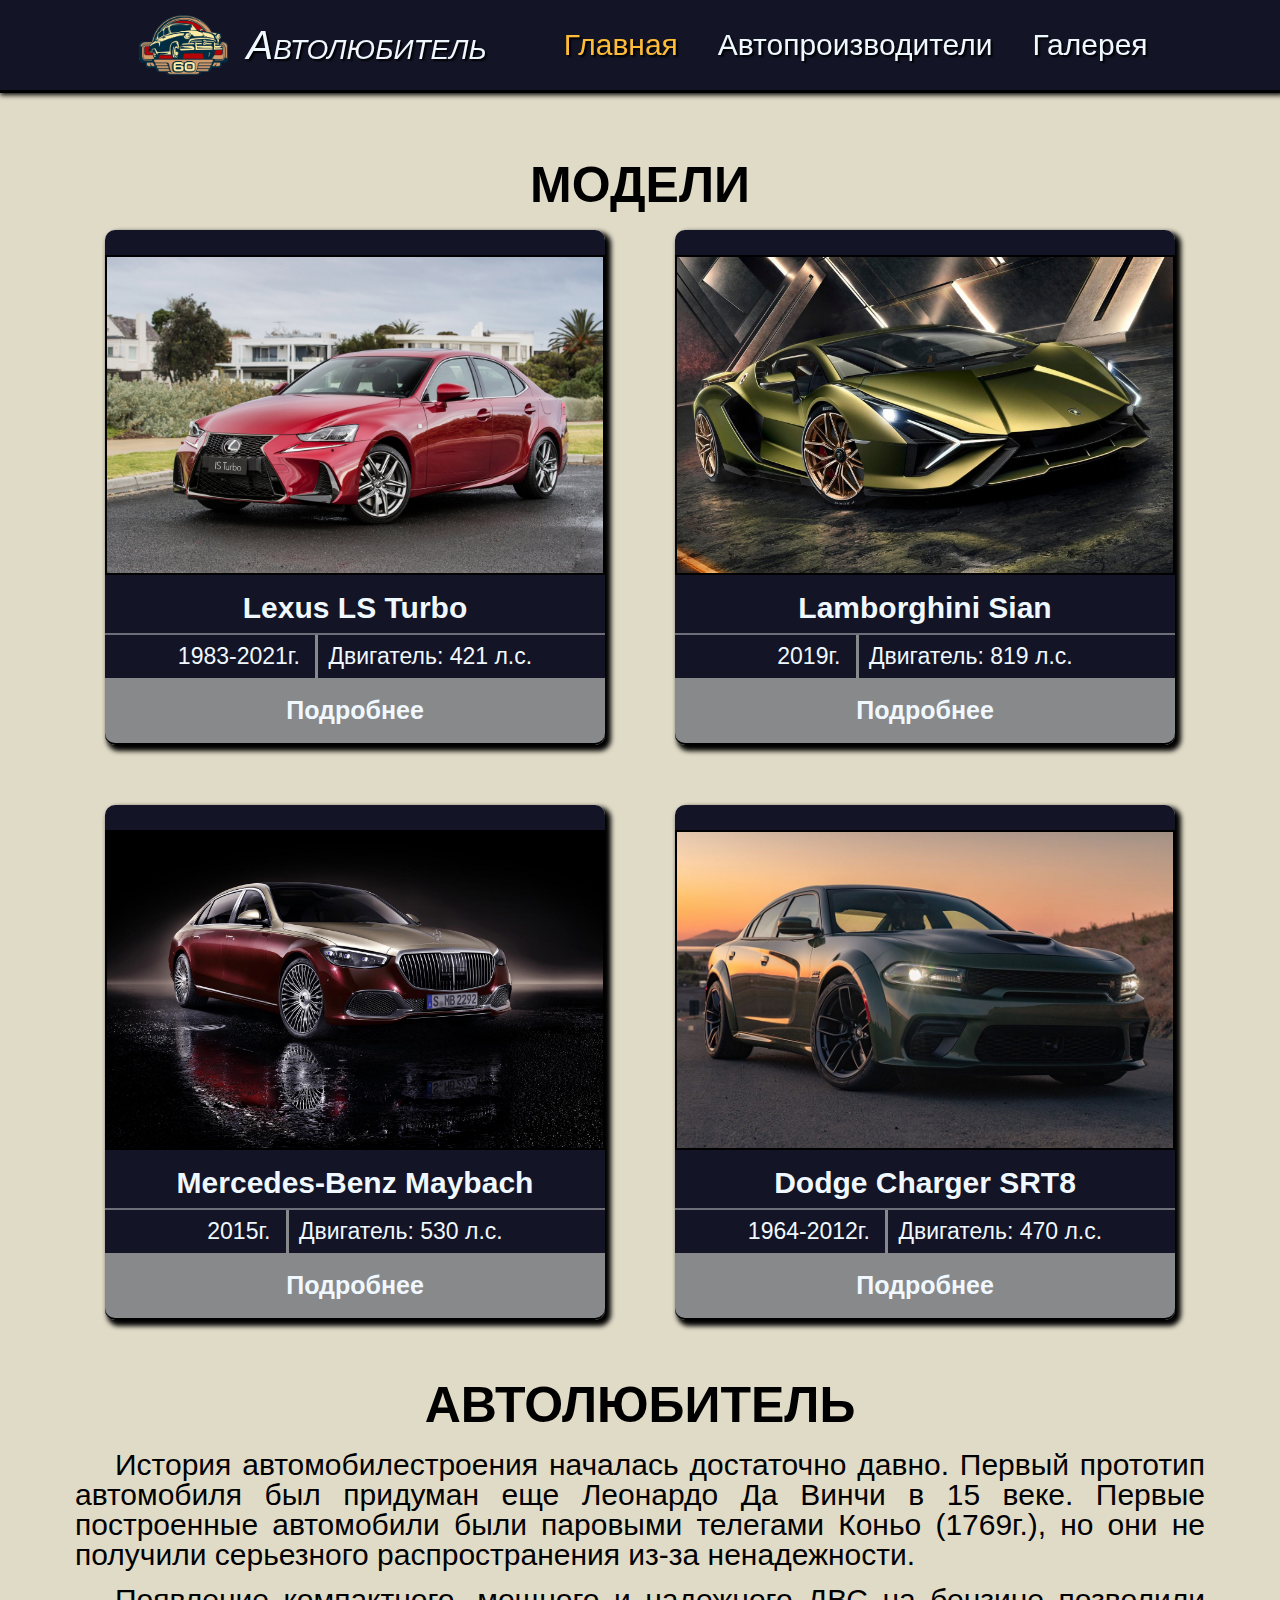
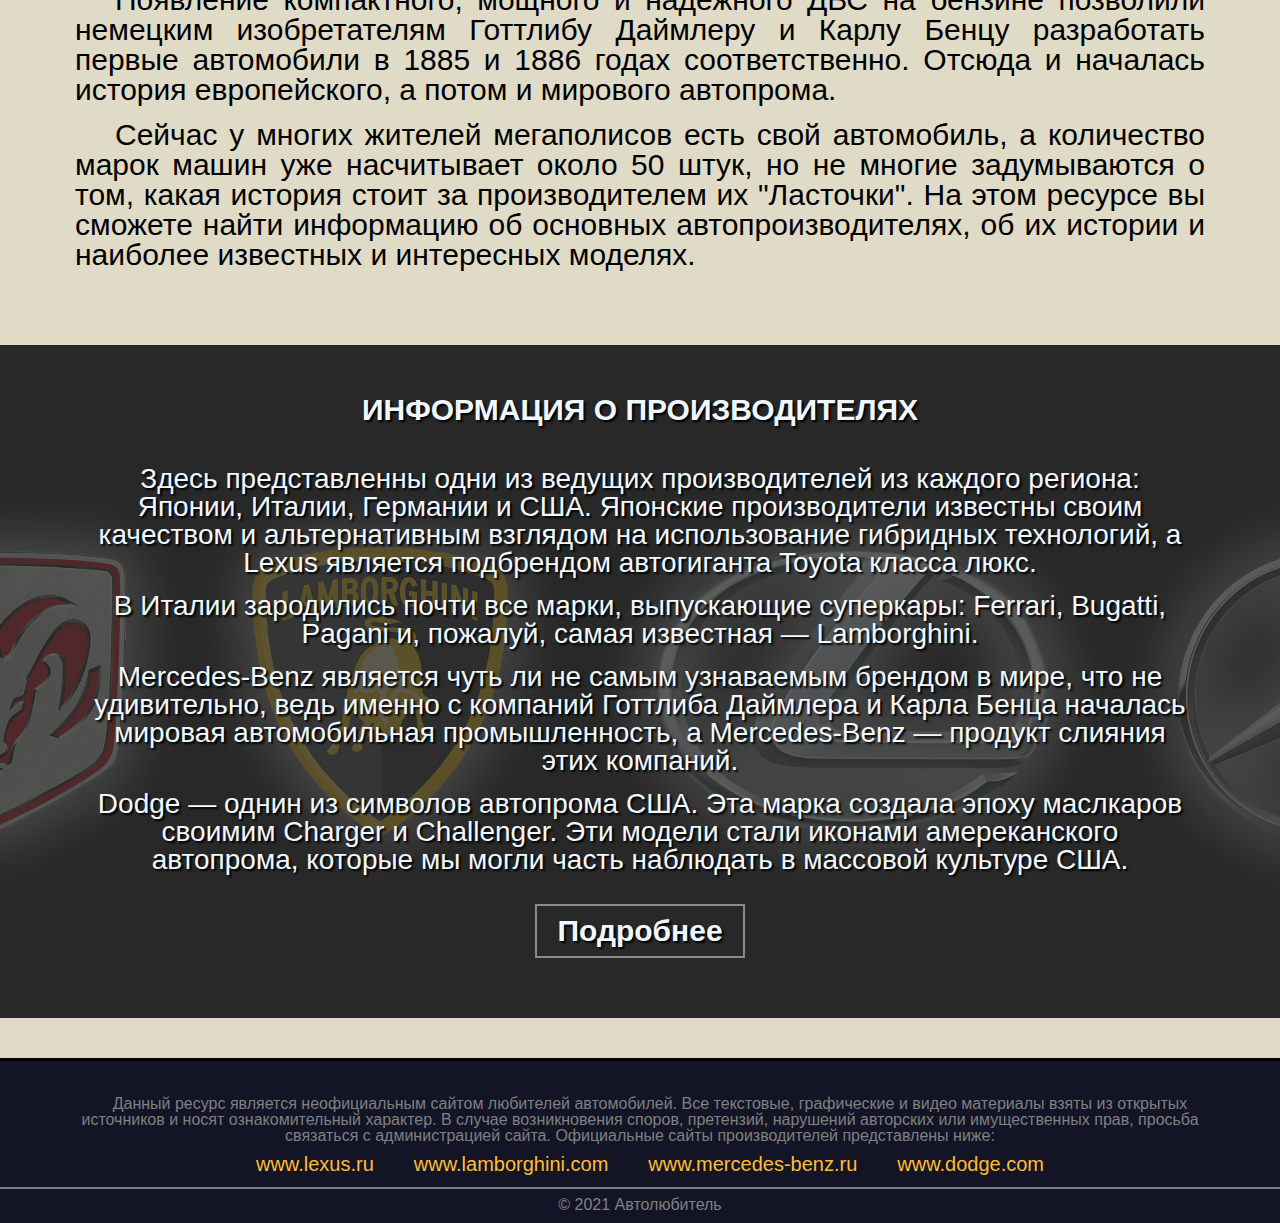
<file: index.html>
<!DOCTYPE html>
<html lang="ru">

<head>
  <meta name="viewport"
    content="width=device-width, user-scalable=yes, initial-scale=1.0">

  <link rel="stylesheet" href="style.css">
  <link rel="icon" href="pictures/icon.png">
  <meta charset="utf-8">
  <title>Автолюбитель</title>
</head>

<body>
  <header>
    <nav>
      <div class="nav_menu_title">
        <a><img src="pictures/logo.png" alt="logo" class="logo"></a>
        <h1 class="title">Автолюбитель</h1>
      </div>
      <div class="nav__container">
        <div class="nav_menu">
          <p class="current_page_link">Главная</p>
        </div>
        <div class="nav_menu">
          <a class="other_link" href="information.html">Автопроизводители</a>
        </div>
        <div class="nav_menu">
          <a class="other_link" href="gallery.html">Галерея</a>
        </div>
      </div>
      <svg class="burger__svg">
        <line id="l1"
        x1="0" y1="5" x2="50" y2="5"
        stroke-width="5px"/>
        <line id="l2" x1="0" y1="20" x2="50" y2="20"
        stroke-width="5px"/>
        <line id="l3" x1="0" y1="35" x2="50" y2="35"
        stroke-width="5px"/>
      </svg>
    </nav>
  </header>
  <main>
    <div class="semi_title">
      <p>
        МОДЕЛИ
      </p>
    </div>
    <div class="container">
      <div class="page">
        <div class="photo">
          <a href="statements/Lexus.html"><img src="pictures/Lexus1.jpg" alt="Lexus IS Turbo" class="photo_img"></a>
          <div class="photo_text">
            <p>Lexus LS Turbo</p>
          </div>
          <div class="semi_text">
            <p>1983-2021г.</p>
          </div>
          <div class="semi_text1">
            <p>Двигатель: 421 л.с.</p>
          </div>
          <a href="statements/Lexus.html" class="btn_link">
            <div class="btn_index">
              <p>Подробнее</p>
            </div>
          </a>
        </div>
        <div class="photo">
          <a href="statements/Lamborghini.html"><img src="pictures/Lamborghini1.jpg" alt="Lamborghini Sian"
              class="photo_img"></a>
          <div class="photo_text">
            <p>Lamborghini Sian</p>
          </div>
          <div class="semi_text">
            <p>2019г.</p>
          </div>
          <div class="semi_text1">
            <p>Двигатель: 819 л.с.</p>
          </div>
          <a href="statements/Lamborghini.html" class="btn_link">
            <div class="btn_index">
              <p>Подробнее</p>
            </div>
          </a>
        </div>
        <div class="photo">
          <a href="statements/Mercedes.html"><img src="pictures/Merc1.jpg" alt="Mercedes Maybach" class="photo_img"></a>
          <div class="photo_text">
            <p>Mercedes-Benz Maybach</p>
          </div>
          <div class="semi_text">
            <p>2015г.</p>
          </div>
          <div class="semi_text1">
            <p>Двигатель: 530 л.с.</p>
          </div>
          <a href="statements/Mercedes.html" class="btn_link">
            <div class="btn_index">
              <p>Подробнее</p>
            </div>
          </a>
        </div>
        <div class="photo">
          <a href="statements/Dodge.html"><img src="pictures/Dodge1.jpg" alt="Dodge Charger" class="photo_img"></a>
          <div class="photo_text">
            <p>Dodge Charger SRT8</p>
          </div>
          <div class="semi_text">
            <p>1964-2012г.</p>
          </div>
          <div class="semi_text1">
            <p>Двигатель: 470 л.с.</p>
          </div>
          <a href="statements/Dodge.html" class="btn_link">
            <div class="btn_index">
              <p>Подробнее</p>
            </div>
          </a>
        </div>
      </div>
    </div>
    <div class="semi_title">
      <p>
        АВТОЛЮБИТЕЛЬ
      </p>
    </div>
    <div class="text">
      <div class="container">
        <p class="standart_text">
          История автомобилестроения началась достаточно давно. Первый прототип автомобиля был придуман еще Леонардо Да
          Винчи в 15 веке.
          Первые построенные автомобили были паровыми телегами Коньо (1769г.), но они не получили серьезного
          распространения из-за ненадежности.
        </p>
        <p class="standart_text">
          Появление компактного, мощного и надежного ДВС на бензине позволили немецким изобретателям Готтлибу Даймлеру и
          Карлу Бенцу разработать первые автомобили в 1885 и 1886 годах соответственно. Отсюда и началась история
          европейского, а потом и мирового автопрома.
        </p>
        <p class="standart_text">
          Сейчас у многих жителей мегаполисов есть свой автомобиль, а количество марок машин уже насчитывает около 50
          штук, но не многие задумываются о том, какая история стоит
          за производителем их "Ласточки". На этом ресурсе вы сможете найти информацию об основных автопроизводителях,
          об
          их истории и наиболее известных и интересных моделях.
        </p>
      </div>
    </div>
    <div class="back_title">
      <div class="text_container">
        <div class="container container__bgpctr">
          <h2 class="bg_header">
            Информация о производителях
          </h2>
          <p class="standart_text">
            Здесь представленны одни из ведущих производителей из каждого региона: Японии, Италии, Германии и США.
            Японские производители известны своим качеством и альтернативным взглядом на использование гибридных
            технологий, а Lexus является подбрендом автогиганта Toyota класса люкс.
          </p>
          <p class="standart_text">
            В Италии зародились почти все марки, выпускающие суперкары: Ferrari, Bugatti, Pagani и, пожалуй, самая
            известная &mdash; Lamborghini.
          </p>
          <p class="standart_text">
            Mercedes-Benz является чуть ли не самым узнаваемым брендом в мире, что не удивительно, ведь именно с
            компаний
            Готтлиба Даймлера и Карла Бенца началась мировая автомобильная промышленность, а Mercedes-Benz &mdash;
            продукт
            слияния этих компаний.
          </p>
          <p class="standart_text">
            Dodge &mdash; однин из символов автопрома США. Эта марка создала эпоху маслкаров своимим Charger и
            Challenger.
            Эти модели стали иконами амереканского автопрома, которые мы могли часть наблюдать в массовой культуре США.
          </p>
          <a href="/information.html" class="btn_container">
            <div>
              Подробнее
            </div>
          </a>
        </div>
      </div>
    </div>
  </main>
  <footer>
    <div class="container">
      <p>
        Данный ресурс является неофициальным сайтом любителей автомобилей. Все текстовые, графические и видео
        материалы взяты из открытых источников и носят ознакомительный характер. В случае возникновения споров,
        претензий,
        нарушений авторских или имущественных прав, просьба связаться с администрацией сайта.
        Официальные сайты производителей представлены ниже:
      </p>
    </div>
    <div class="container">
      <div class="links__container">
        <a href="https://www.lexus.ru" target="_blank" class="photo_link foot">www.lexus.ru</a>
        <a href="https://www.lamborghini.com/ru-en" target="_blank" class="photo_link foot">www.lamborghini.com</a>
        <a href="https://www.mercedes-benz.ru" target="_blank" class="photo_link foot">www.mercedes-benz.ru</a>
        <a href="https://www.dodge.com" target="_blank" class="photo_link foot">www.dodge.com</a>
      </div>
    </div>
    <hr>
    <p>&copy; 2021 Автолюбитель</p>
  </footer>
  <script src="index.js"></script>
</body>

</html>
</file>
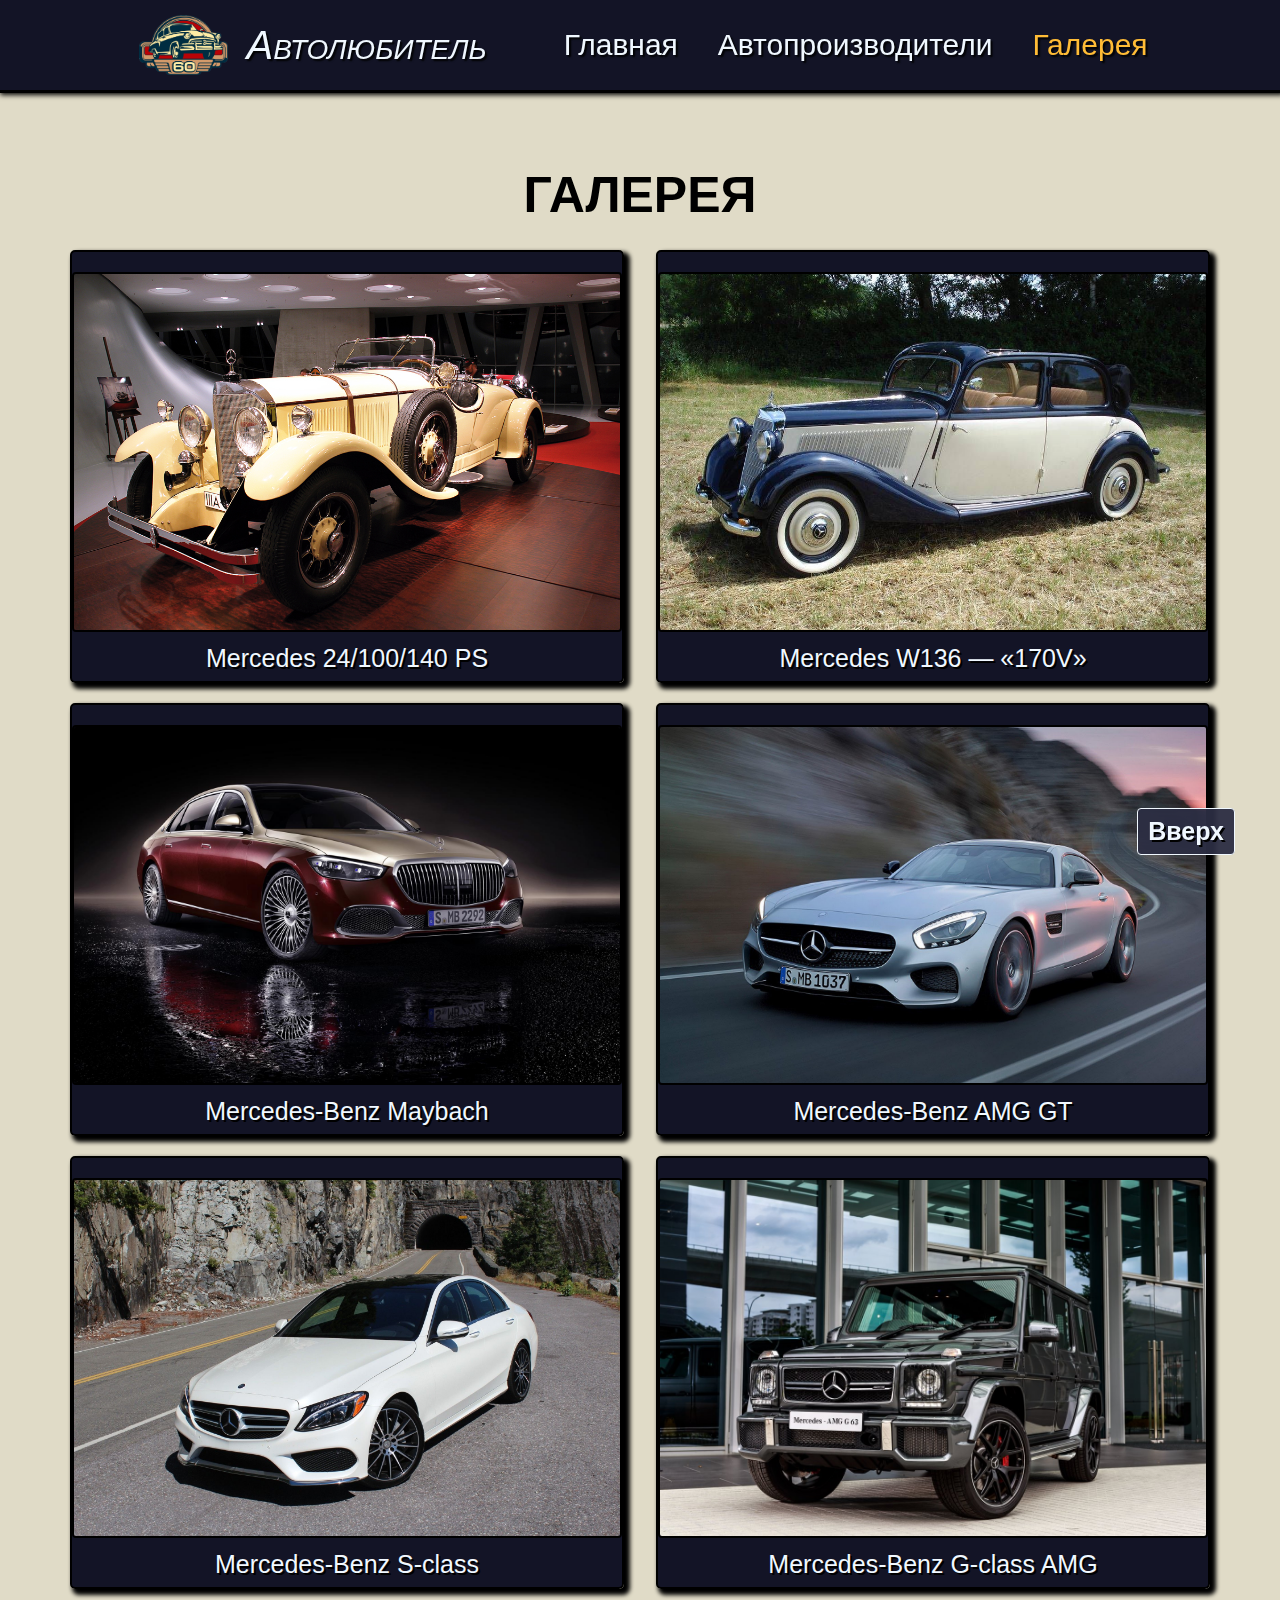
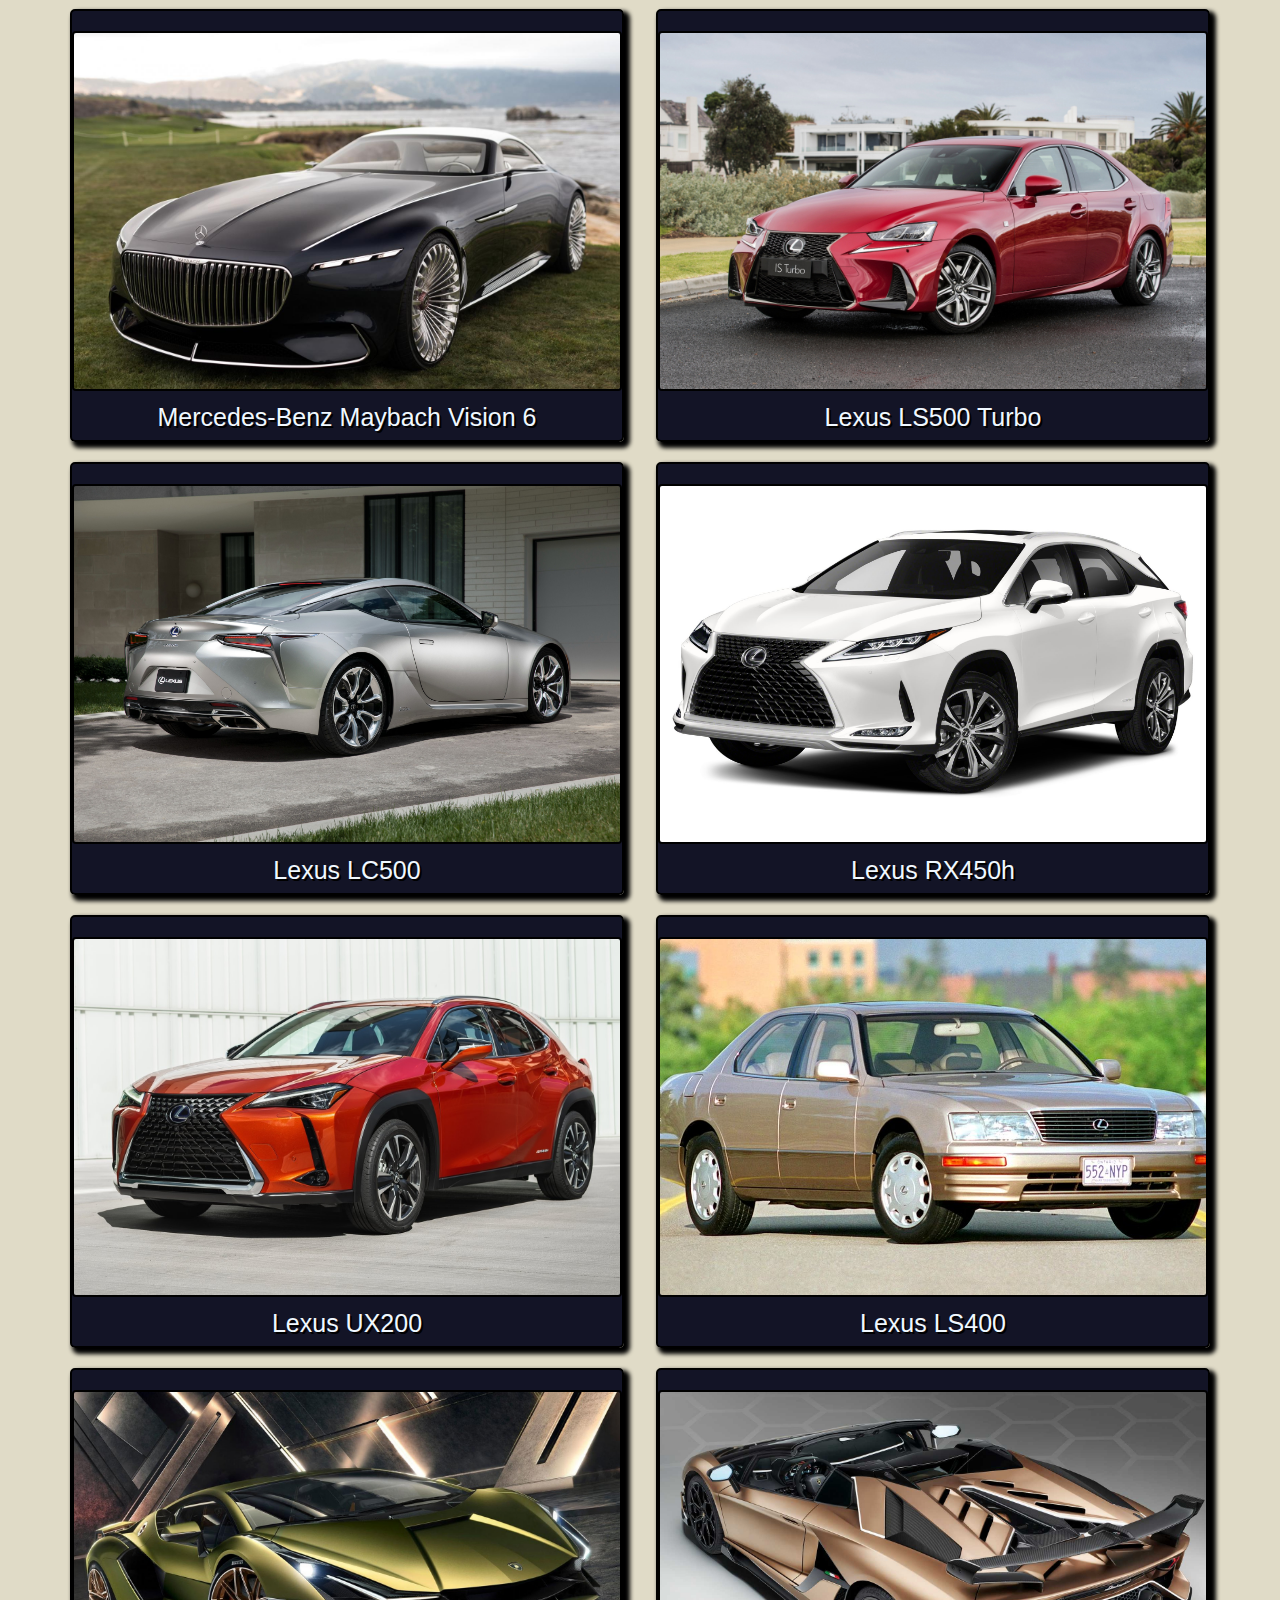
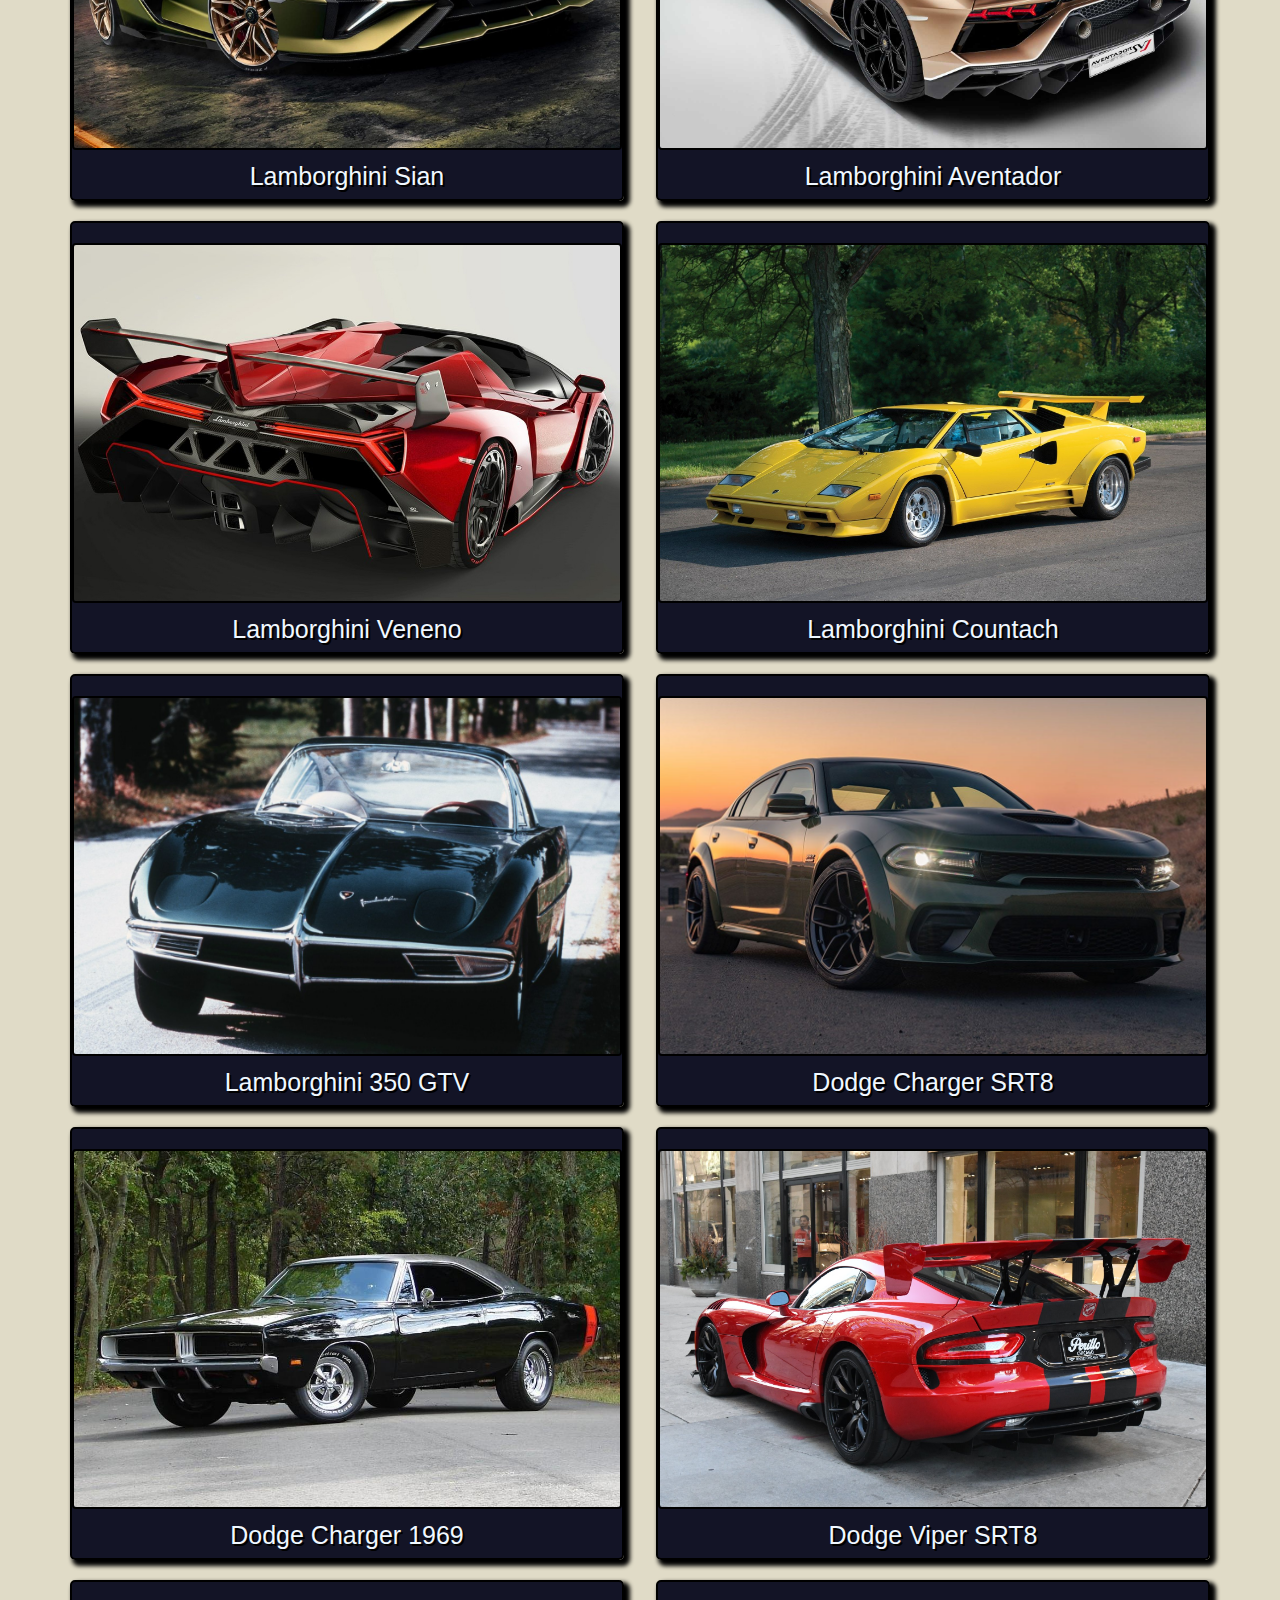
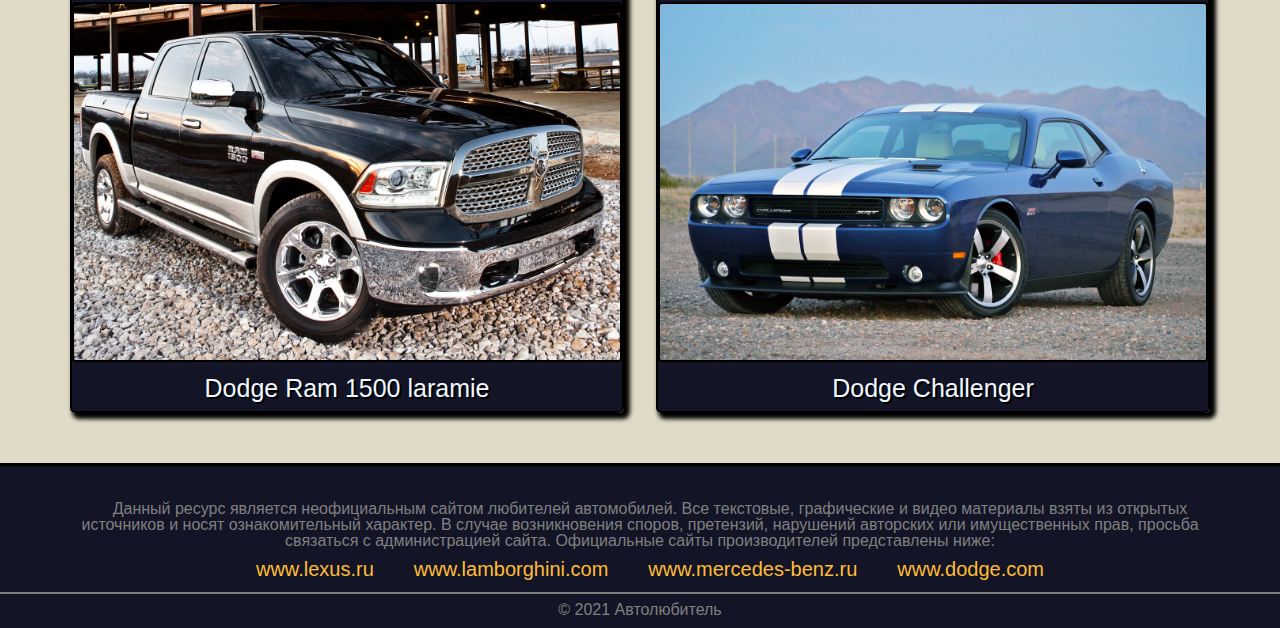
<file: gallery.html>
<!DOCTYPE html>
<html lang="ru">

<head>
    <meta name="viewport"
          content="width=device-width, user-scalable=yes,initial-scale = 1.0">
    <link rel="stylesheet" href="style.css">
    <link rel="icon" href="pictures/icon.png">
    <meta charset="utf-8">
    <title>Галерея</title>
</head>

<body>
<a id="top"></a>
<header>
    <nav>
        <div class="nav_menu_title">
            <a href="index.html"><img src="pictures/logo.png" alt="logo" class="logo"></a>
            <h1 class="title">Автолюбитель</h1>
        </div>
        <div class="nav__container">
            <div class="nav_menu">
                <a class="other_link" href="index.html">Главная</a>
            </div>
            <div class="nav_menu">
                <a class="other_link" href="information.html">Автопроизводители</a>
            </div>
            <div class="nav_menu">
                <a class="current_page_link" >Галерея</a>
            </div>
        </div>
        <svg class="burger__svg">
            <line id="l1" x1="0" y1="5" x2="50" y2="5" stroke-width="5px"/>
            <line id="l2" x1="0" y1="20" x2="50" y2="20" stroke-width="5px"/>
            <line id="l3" x1="0" y1="35" x2="50" y2="35" stroke-width="5px"/>
        </svg>
    </nav>
</header>
<main>
    <section class="gallery__photos">
        <div class="semi_title gallery__title">
            <h2>
                ГАЛЕРЕЯ
            </h2>
        </div>
        <div class="container">
            <div class="card__container">
                <div class="img_gallery_card">
                    <img src="../pictures/Merc5.jpg" alt=" Mercedes 24/100/140 PS" class="img_gallery">
                    <p> Mercedes 24/100/140 PS</p>
                </div>
                <div class="img_gallery_card">
                    <img src="../pictures/Merc6.jpg" alt="Mercedes W136 — «170V»" class="img_gallery">
                    <p>Mercedes W136 — «170V»</p>
                </div>
                <div class="img_gallery_card">
                    <img src="../pictures/Merc1.jpg" alt="Mercedes-Benz Maybach" class="img_gallery">
                    <p>Mercedes-Benz Maybach</p>
                </div>
                <div class="img_gallery_card">
                    <img src="../pictures/Merc2.jpg" alt="Mercedes-Benz AMG GT" class="img_gallery">
                    <p>Mercedes-Benz AMG GT</p>
                </div>
                <div class="img_gallery_card">
                    <img src="../pictures/Merc3.jpg" alt="Mercedes-Benz S-class" class="img_gallery">
                    <p>Mercedes-Benz S-class</p>
                </div>
                <div class="img_gallery_card">
                    <img src="../pictures/Merc4.jpg" alt="Mercedes-Benz G-class AMG" class="img_gallery">
                    <p>Mercedes-Benz G-class AMG</p>
                </div>
                <div class="img_gallery_card">
                    <img src="../pictures/Merc7.jpg" alt="Mercedes-Benz Maybach Vision 6" class="img_gallery">
                    <p>Mercedes-Benz Maybach Vision 6</p>
                </div>
                <div class="img_gallery_card">
                    <img src="../pictures/Lexus1.jpg" alt="Lexus LS500 Turbo" class="img_gallery">
                    <p>Lexus LS500 Turbo</p>
                </div>
                <div class="img_gallery_card">
                    <img src="../pictures/Lexus3.jpg" alt="Lexus LС500" class="img_gallery">
                    <p>Lexus LС500</p>
                </div>
                <div class="img_gallery_card">
                    <img src="../pictures/Lexus2.jpg" alt="Lexus RX450h" class="img_gallery">
                    <p>Lexus RX450h</p>
                </div>
                <div class="img_gallery_card">
                    <img src="../pictures/Lexus4.jpg" alt="Lexus UX200" class="img_gallery">
                    <p>Lexus UX200</p>
                </div>
                <div class="img_gallery_card">
                    <img src="../pictures/Lexus5.jpg" alt="Lexus LS400" class="img_gallery">
                    <p>Lexus LS400</p>
                </div>
                <div class="img_gallery_card">
                    <img src="../pictures/Lamborghini1.jpg" alt="Lamborghini Sian" class="img_gallery">
                    <p>Lamborghini Sian</p>
                </div>
                <div class="img_gallery_card">
                    <img src="../pictures/Lamborghini2.jpg" alt="Lamborghini Aventador" class="img_gallery">
                    <p>Lamborghini Aventador</p>
                </div>
                <div class="img_gallery_card">
                    <img src="../pictures/Lamborghini3.jpg" alt="Lamborghini Veneno" class="img_gallery">
                    <p>Lamborghini Veneno</p>
                </div>
                <div class="img_gallery_card">
                    <img src="../pictures/Lamborghini4.jpg" alt="Lamborghini Countach" class="img_gallery">
                    <p>Lamborghini Countach</p>
                </div>
                <div class="img_gallery_card">
                    <img src="../pictures/Lamborghini5.jpg" alt="Lamborghini 350 GTV" class="img_gallery">
                    <p>Lamborghini 350 GTV</p>
                </div>
                <div class="img_gallery_card">
                    <img src="../pictures/Dodge1.jpg" alt="Dodge Charger SRT8" class="img_gallery">
                    <p>Dodge Charger SRT8</p>
                </div>
                <div class="img_gallery_card">
                    <img src="../pictures/Dodge5.jpg" alt="Dodge Charger 1969" class="img_gallery">
                    <p>Dodge Charger 1969</p>
                </div>
                <div class="img_gallery_card">
                    <img src="../pictures/Dodge3.jpg" alt="Dodge Viper SRT8" class="img_gallery">
                    <p>Dodge Viper SRT8</p>
                </div>
                <div class="img_gallery_card">
                    <img src="../pictures/Dodge4.jpg" alt="Dodge Ram 1500 laramie" class="img_gallery">
                    <p>Dodge Ram 1500 laramie</p>
                </div>
                <div class="img_gallery_card">
                    <img src="../pictures/Dodge2.jpg" alt="Dodge Challenger" class="img_gallery">
                    <p>Dodge Challenger</p>
                </div>

            </div>
        </div>
    </section>
    <a href="#top" title="Вернуться к началу страницы" class="topBtn">
        <div class="btn">
            <p>Вверх</p>
        </div>
    </a>
</main>
<footer>
    <div class="container">
        <p>
            Данный ресурс является неофициальным сайтом любителей автомобилей. Все текстовые, графические и видео
            материалы взяты из открытых источников и носят ознакомительный характер. В случае возникновения споров,
            претензий,
            нарушений авторских или имущественных прав, просьба связаться с администрацией сайта.
            Официальные сайты производителей представлены ниже:
        </p>
    </div>
    <div class="container">
        <div class="links__container">
            <a href="https://www.lexus.ru" target="_blank" class="photo_link foot">www.lexus.ru</a>
            <a href="https://www.lamborghini.com/ru-en" target="_blank" class="photo_link foot">www.lamborghini.com</a>
            <a href="https://www.mercedes-benz.ru" target="_blank" class="photo_link foot">www.mercedes-benz.ru</a>
            <a href="https://www.dodge.com" target="_blank" class="photo_link foot">www.dodge.com</a>
        </div>
    </div>
    <hr>
    <p>&copy; 2021 Автолюбитель</p>
</footer>

<script src="index.js"></script>
</body>

</html>
</file>
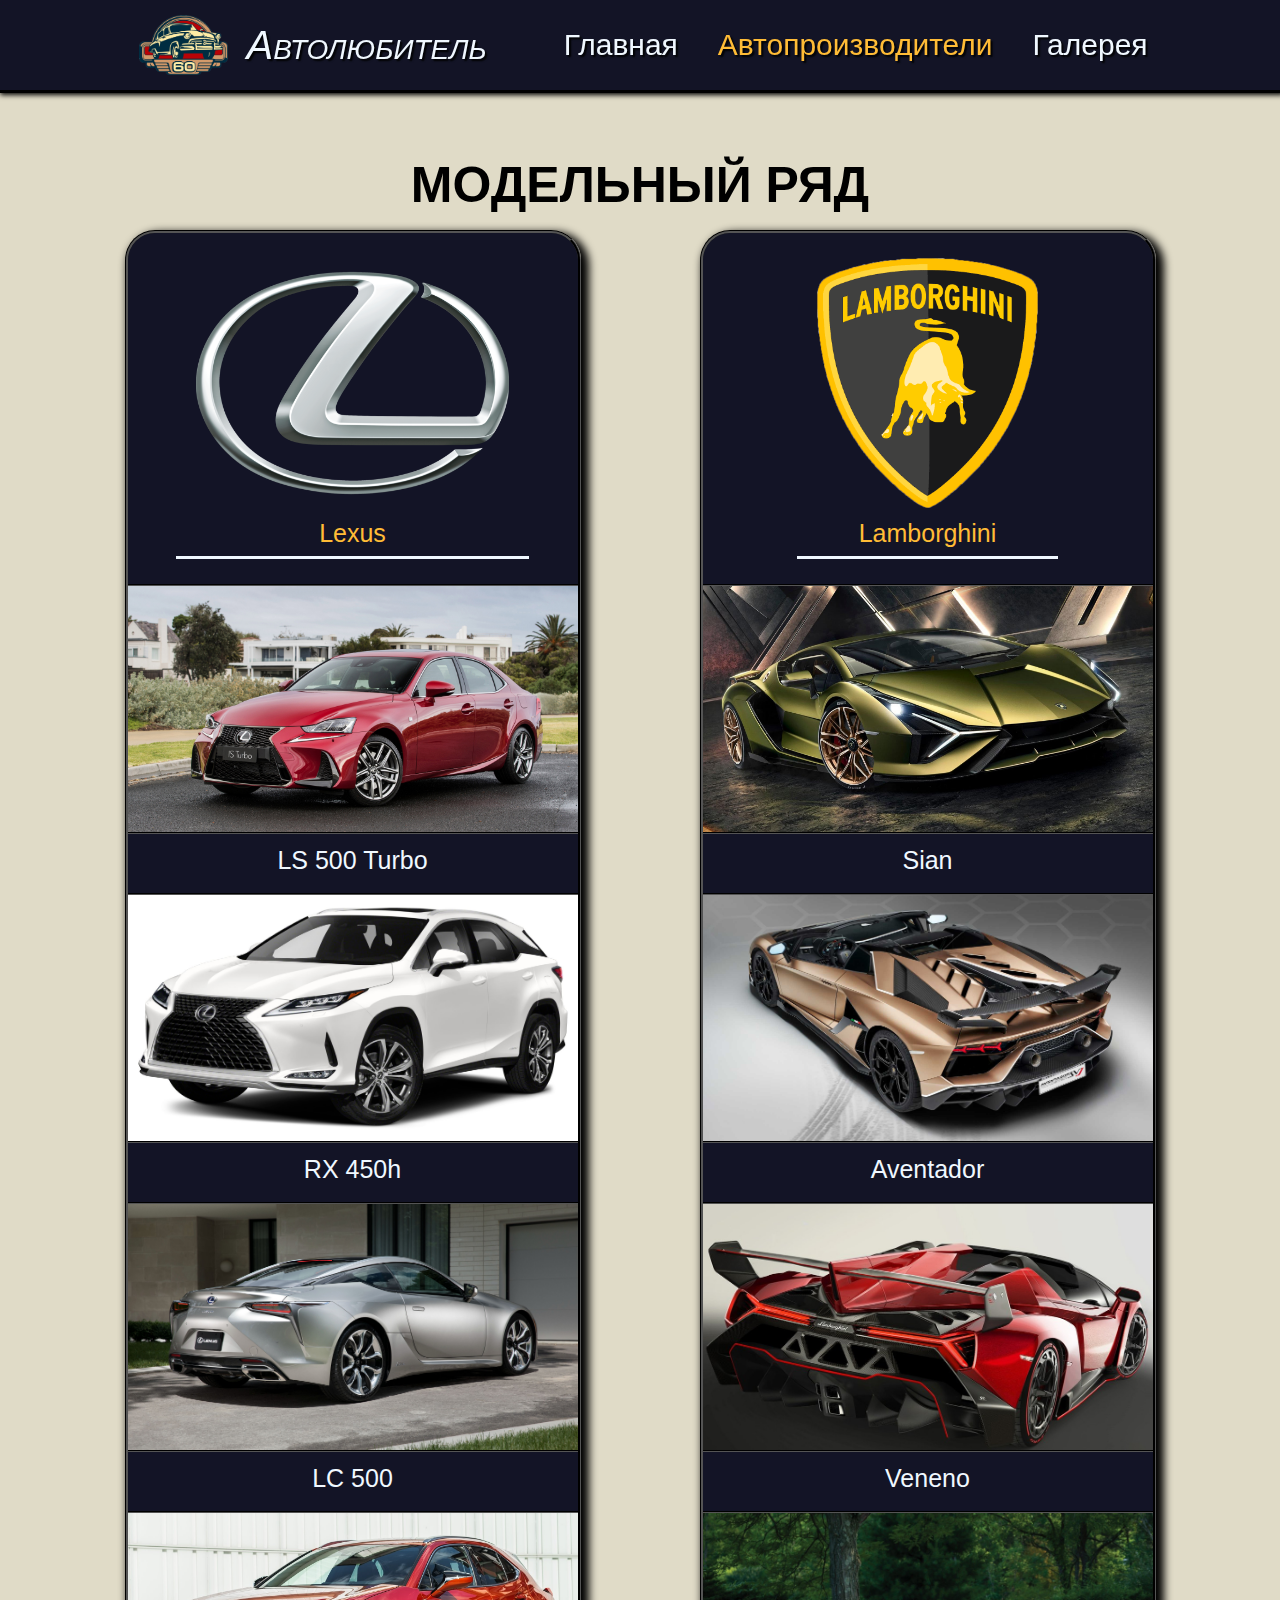
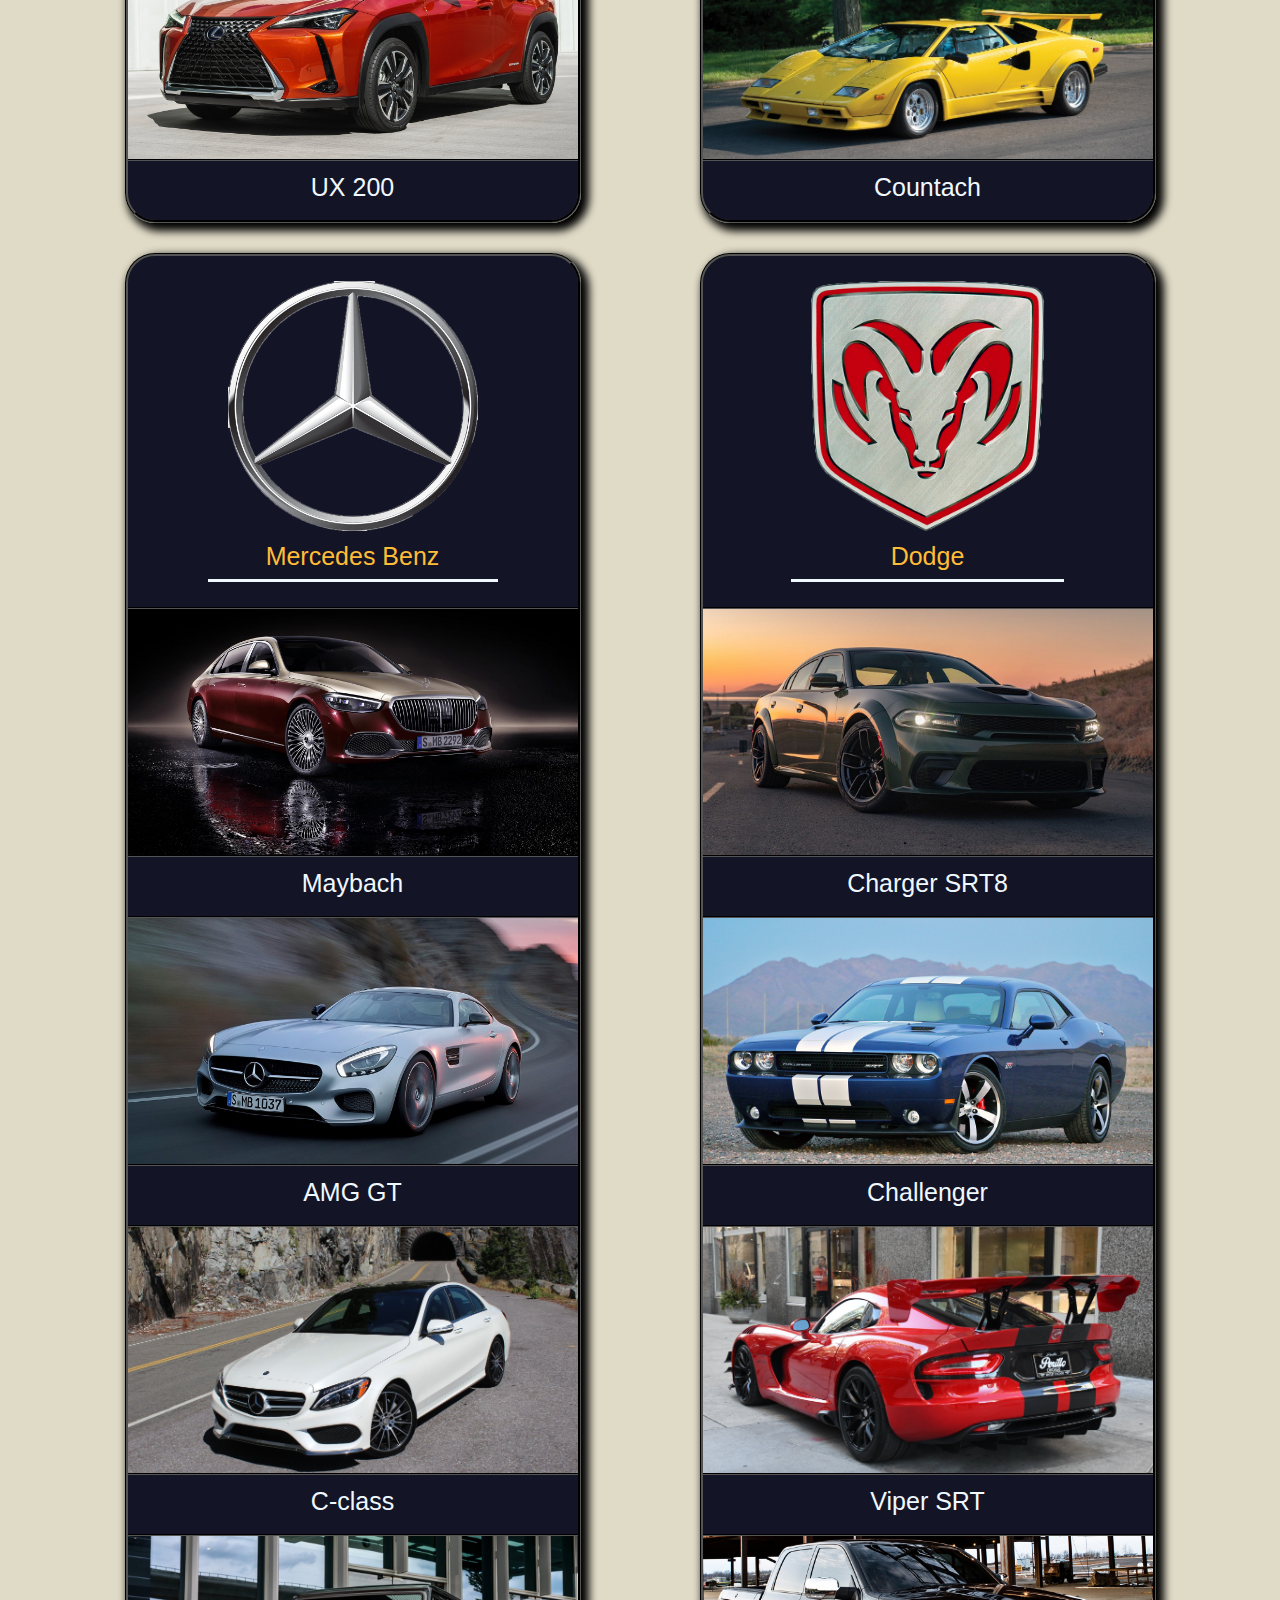
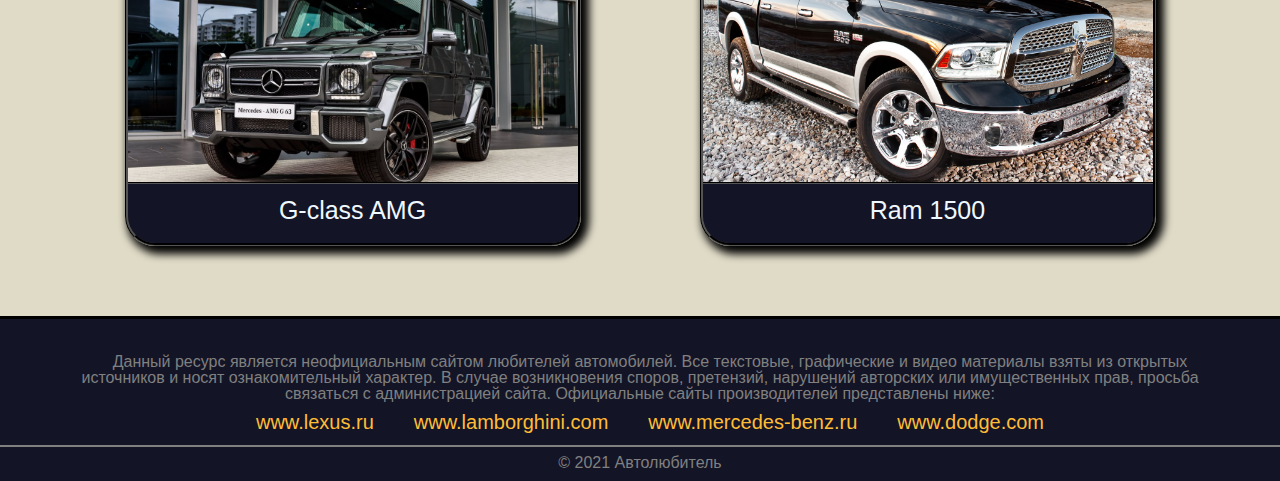
<file: information.html>
<!DOCTYPE html>
<html lang="ru">

<head>
    <link rel="stylesheet" href="style.css">
    <meta name="viewport"
          content="width=device-width, user-scalable=yes,initial-scale = 1.0">
    <link rel="icon" href="pictures/icon.png">
    <meta charset="utf-8">
    <title>Автопроизводители</title>
</head>

<body>
<header>
    <nav>
        <div class="nav_menu_title">
            <a href="index.html"><img src="pictures/logo.png" alt="logo" class="logo"></a>
            <h1 class="title">Автолюбитель</h1>
        </div>
        <div class="nav__container">
            <div class="nav_menu">
                <a class="other_link" href="index.html">Главная</a>
            </div>
            <div class="nav_menu">
                <p class="current_page_link">Автопроизводители</p>
            </div>
            <div class="nav_menu">
                <a class="other_link" href="gallery.html">Галерея</a>
            </div>
        </div>
        <svg class="burger__svg">
            <line id="l1" x1="0" y1="5" x2="50" y2="5" stroke-width="5px"/>
            <line id="l2" x1="0" y1="20" x2="50" y2="20" stroke-width="5px"/>
            <line id="l3" x1="0" y1="35" x2="50" y2="35" stroke-width="5px"/>
        </svg>
    </nav>
</header>
<main>
    <div class="semi_title">
        <h2>
            МОДЕЛЬНЫЙ РЯД
        </h2>
    </div>
    <div class="inf__strings">
        <div class="container strings__container">
            <div class="inf_string">
                <div class="inf_card_first">
                    <a href="statements/Lexus.html"><img src="pictures/Lexus_logo.png" alt="logo"
                                                         class="img_inf_cardf"></a>
                    <p><a class="photo_link" href="statements/Lexus.html">Lexus</a></p>
                </div>
                <div class="inf_card">
                    <img src="pictures/Lexus1.jpg" alt="LS 500 Turbo" class="img_inf_card">
                    <p>LS 500 Turbo</p>
                </div>
                <div class="inf_card">
                    <img src="pictures/Lexus2.jpg" alt="RX 450h" class="img_inf_card">
                    <p>RX 450h</p>
                </div>
                <div class="inf_card">
                    <img src="pictures/Lexus3.jpg" alt="LC 500" class="img_inf_card">
                    <p>LC 500</p>
                </div>
                <div class="inf_card">
                    <img src="pictures/Lexus4.jpg" alt="UX 200" class="img_inf_card">
                    <p>UX 200</p>
                </div>
            </div>
            <div class="inf_string">
                <div class="inf_card_first">
                    <a href="statements/Lamborghini.html"><img src="pictures/Lamborghini_logo.png" alt="logo"
                                                               class="img_inf_cardf"></a>
                    <p><a class="photo_link" href="statements/Lamborghini.html">Lamborghini</a></p>
                </div>
                <div class="inf_card">
                    <img src="pictures/Lamborghini1.jpg" alt="Sian" class="img_inf_card">
                    <p>Sian</p>
                </div>
                <div class="inf_card">
                    <img src="pictures/Lamborghini2.jpg" alt="Aventador" class="img_inf_card">
                    <p>Aventador</p>
                </div>
                <div class="inf_card">
                    <img src="pictures/Lamborghini3.jpg" alt="Veneno" class="img_inf_card">
                    <p>Veneno</p>
                </div>
                <div class="inf_card">
                    <img src="pictures/Lamborghini4.jpg" alt="Countach" class="img_inf_card">
                    <p>Countach</p>
                </div>
            </div>
            <div class="inf_string">
                <div class="inf_card_first">
                    <a href="statements/Mercedes.html"><img src="pictures/Mercedes_logo.png" alt="logo"
                                                            class="img_inf_cardf"></a>
                    <p><a class="photo_link" href="statements/Mercedes.html">Mercedes Benz</a></p>
                </div>
                <div class="inf_card">
                    <img src="pictures/Merc1.jpg" alt="Maybach" class="img_inf_card">
                    <p>Maybach</p>
                </div>
                <div class="inf_card">
                    <img src="pictures/Merc2.jpg" alt="AMG GT" class="img_inf_card">
                    <p>AMG GT</p>
                </div>
                <div class="inf_card">
                    <img src="pictures/Merc3.jpg" alt="C-class" class="img_inf_card">
                    <p>C-class</p>
                </div>
                <div class="inf_card">
                    <img src="pictures/Merc4.jpg" alt="G-class AMG" class="img_inf_card">
                    <p>G-class AMG</p>
                </div>
            </div>
            <div class="inf_string">
                <div class="inf_card_first">
                    <a href="statements/Dodge.html"><img src="pictures/Dodge_logo.png" alt="logo"
                                                         class="img_inf_cardf"></a>
                    <p><a class="photo_link" href="statements/Dodge.html">Dodge</a></p>
                </div>
                <div class="inf_card">
                    <img src="pictures/Dodge1.jpg" alt="Charger SRT8" class="img_inf_card">
                    <p>Charger SRT8</p>
                </div>
                <div class="inf_card">
                    <img src="pictures/Dodge2.jpg" alt="Challenger" class="img_inf_card">
                    <p>Challenger</p>
                </div>
                <div class="inf_card">
                    <img src="pictures/Dodge3.jpg" alt="Viper SRT" class="img_inf_card">
                    <p>Viper SRT</p>
                </div>
                <div class="inf_card">
                    <img src="pictures/Dodge4.jpg" alt="Ram 1500" class="img_inf_card">
                    <p>Ram 1500</p>
                </div>
            </div>
        </div>
    </div>
</main>
<footer>
    <div class="container">
        <p>
            Данный ресурс является неофициальным сайтом любителей автомобилей. Все текстовые, графические и видео
            материалы взяты из открытых источников и носят ознакомительный характер. В случае возникновения споров,
            претензий,
            нарушений авторских или имущественных прав, просьба связаться с администрацией сайта.
            Официальные сайты производителей представлены ниже:
        </p>
    </div>
    <div class="container">
        <div class="links__container">
            <a href="https://www.lexus.ru" target="_blank" class="photo_link foot">www.lexus.ru</a>
            <a href="https://www.lamborghini.com/ru-en" target="_blank" class="photo_link foot">www.lamborghini.com</a>
            <a href="https://www.mercedes-benz.ru" target="_blank" class="photo_link foot">www.mercedes-benz.ru</a>
            <a href="https://www.dodge.com" target="_blank" class="photo_link foot">www.dodge.com</a>
        </div>
    </div>
    <hr>
    <p>&copy; 2021 Автолюбитель</p>
</footer>
<script src="index.js"></script>
</body>

</html>
</file>
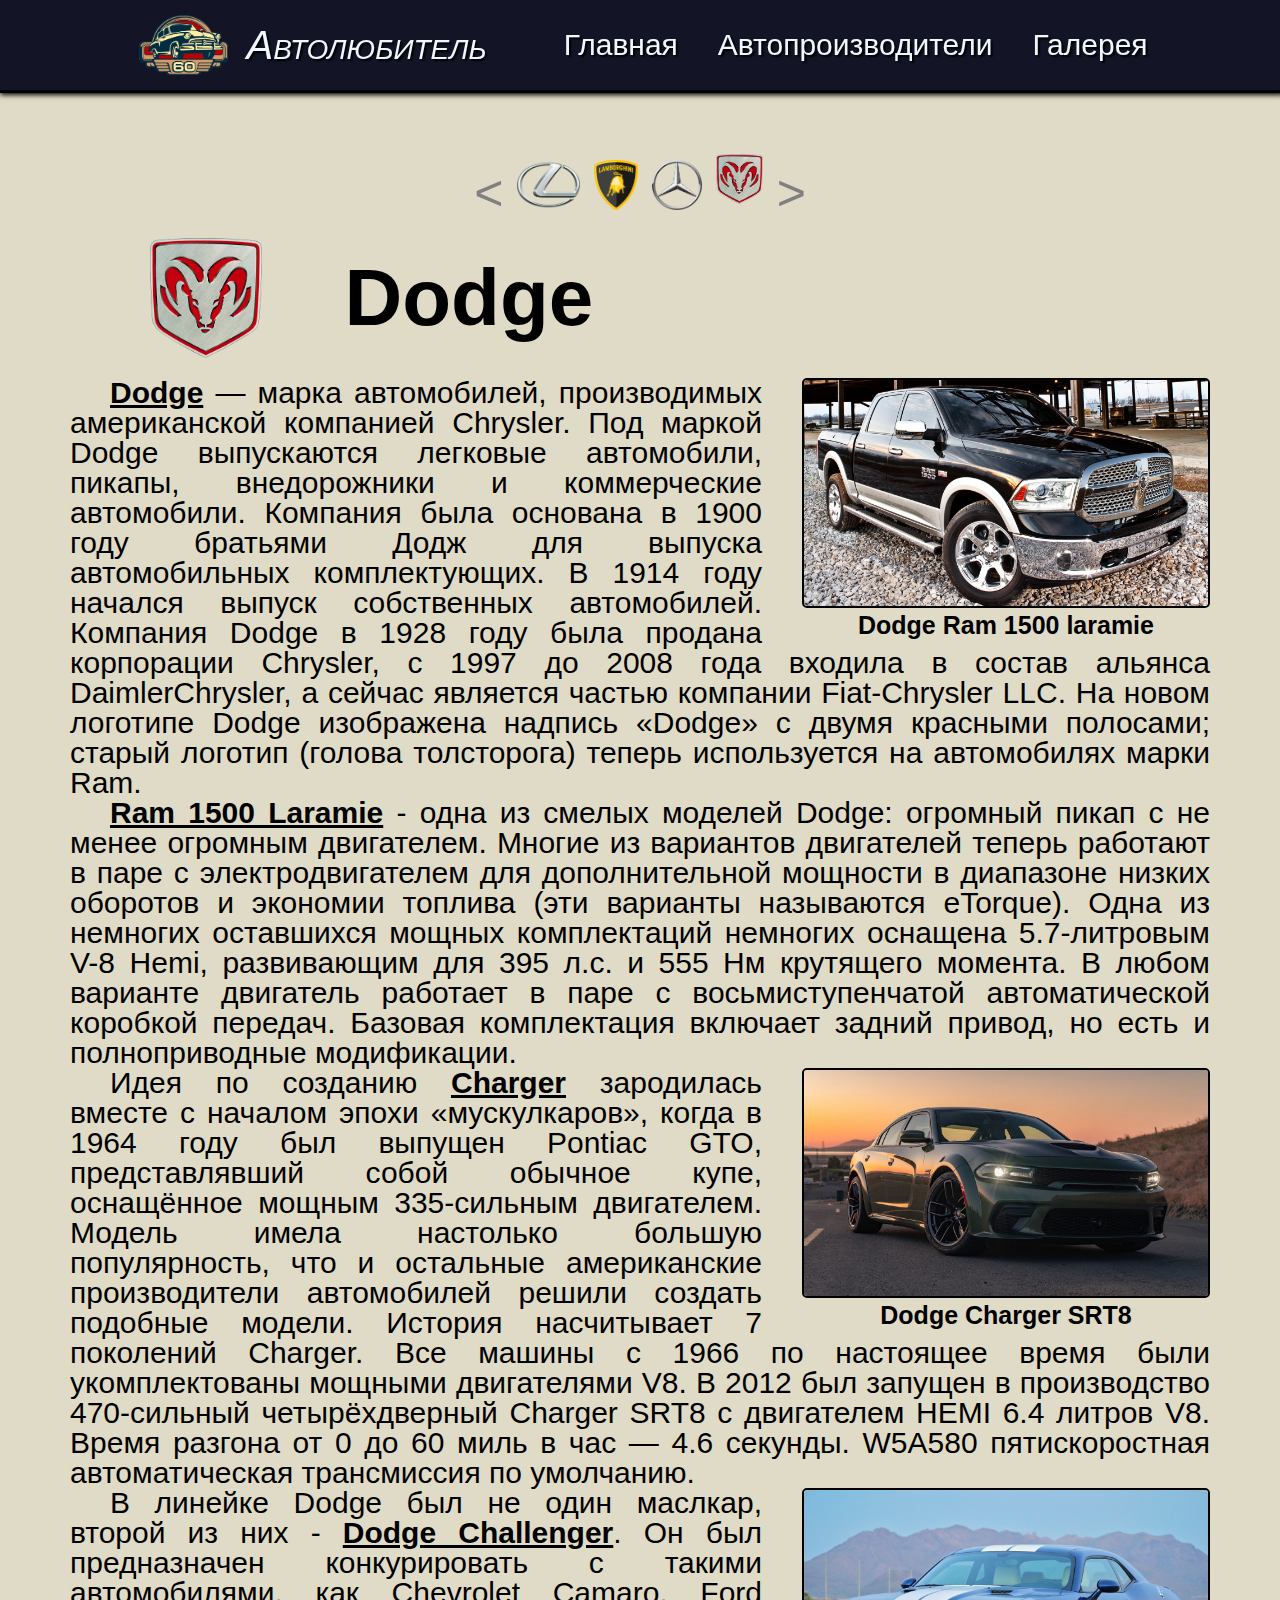
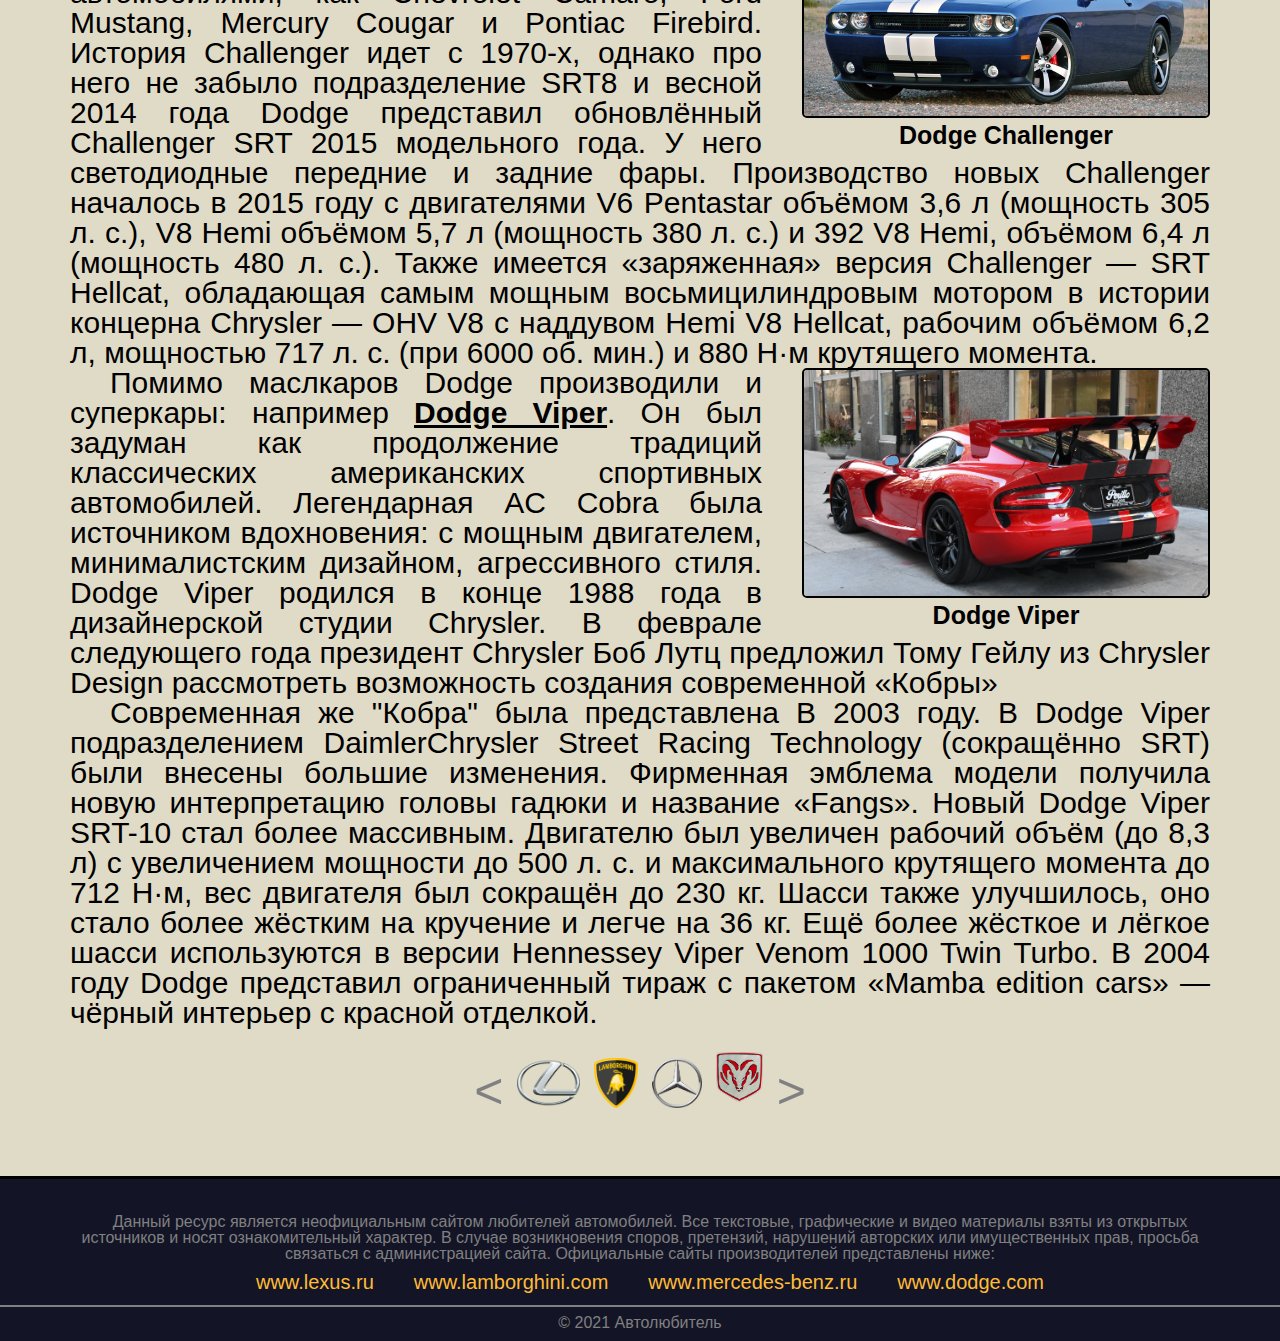
<file: statements/Dodge.html>
<!DOCTYPE html>
<html lang="ru">

<head>
    <link rel="stylesheet" href="../style.css">
    <link rel="icon" href="../pictures/icon.png">
    <meta charset="utf-8">
    <title>Dodge</title>
    <meta name="viewport"
          content="width=device-width, user-scalable=yes,initial-scale = 1.0">
</head>

<body>
<header>
    <nav>
        <div class="nav_menu_title">
            <a href="../index.html"><img src="../pictures/logo.png" alt="logo" class="logo"></a>
            <h1 class="title">Автолюбитель</h1>
        </div>
        <div class="nav__container">
            <div class="nav_menu">
                <a class="other_link" href="../index.html">Главная</a>
            </div>
            <div class="nav_menu">
                <a class="other_link" href="../information.html">Автопроизводители</a>
            </div>
            <div class="nav_menu">
                <a class="other_link" href="../gallery.html">Галерея</a>
            </div>
        </div>
        <svg class="burger__svg">
            <line id="l1"
                  x1="0" y1="5" x2="50" y2="5"
                  stroke-width="5px"/>
            <line id="l2" x1="0" y1="20" x2="50" y2="20"
                  stroke-width="5px"/>
            <line id="l3" x1="0" y1="35" x2="50" y2="35"
                  stroke-width="5px"/>
        </svg>
    </nav>
</header>
<main>
    <div class="navigation">
        <div class="symbol">
            <a href="Mercedes.html">&lt;</a>
        </div>
        <div class="symbol">
            <a href="Lexus.html"><img alt="navigation logo" src="../pictures/Lexus_logo.png"></a>
        </div>
        <div class="symbol">
            <a href="Lamborghini.html"><img alt="navigation logo" src="../pictures/Lamborghini_logo.png"></a>
        </div>
        <div class="symbol">
            <a href="Lamborghini.html"><img alt="navigation logo" src="../pictures/Mercedes_logo.png"></a>
        </div>
        <div class="symbol">
            <img src="../pictures/Dodge_logo.png" alt="navigation logo">
        </div>
        <div class="symbol">
            <a href="Lexus.html">&gt;</a>
        </div>
    </div>


    <div class="text container">
        <div class="inf_title">
            <div class="logo_div">
                <img src="../pictures/Dodge_logo.png" alt="Dodge_logo" class="inf_title__img">
            </div>
            <div>
                <h2>
                    Dodge
                </h2>
            </div>
        </div>
        <div class="img_text_card">
            <img src="../pictures/Dodge4.jpg" alt="Dodge Ram 1500 laramie" class="img_text">
            <p> Dodge Ram 1500 laramie</p>
        </div>
        <p>
            <b>Dodge</b> — марка автомобилей, производимых американской компанией Chrysler. Под маркой Dodge
            выпускаются легковые автомобили, пикапы, внедорожники и коммерческие автомобили. Компания была основана
            в 1900 году братьями Додж для выпуска автомобильных комплектующих. В 1914 году начался выпуск
            собственных автомобилей. Компания Dodge в 1928 году была продана корпорации Chrysler, с 1997 до 2008
            года входила в состав альянса DaimlerChrysler, а сейчас является частью компании Fiat-Chrysler LLC. На
            новом логотипе Dodge изображена надпись «Dodge» с двумя красными полосами; старый логотип (голова
            толсторога) теперь используется на автомобилях марки Ram.
        </p>
        <p>
            <b>Ram 1500 Laramie</b> - одна из смелых моделей Dodge: огромный пикап с не менее огромным двигателем.
            Многие из вариантов двигателей теперь работают в паре с электродвигателем для дополнительной мощности в
            диапазоне низких оборотов и экономии топлива (эти варианты называются eTorque). Одна из немногих
            оставшихся мощных комплектаций немногих оснащена 5.7-литровым V-8 Hemi, развивающим для 395 л.с. и 555
            Нм крутящего момента. В любом варианте двигатель работает в паре с восьмиступенчатой ​​автоматической
            коробкой передач. Базовая комплектация включает задний привод, но есть и полноприводные модификации.
        </p>
        <div class="img_text_card">
            <img src="../pictures/Dodge1.jpg" alt=" Dodge Charger SRT8" class="img_text">
            <p> Dodge Charger SRT8</p>
        </div>
        <p>
            Идея по созданию <b>Charger</b> зародилась вместе с началом эпохи «мускулкаров», когда в 1964 году был
            выпущен Pontiac GTO, представлявший собой обычное купе, оснащённое мощным 335-сильным двигателем. Модель
            имела настолько большую популярность, что и остальные американские производители автомобилей решили
            создать подобные модели. История насчитывает 7 поколений Charger. Все машины с 1966 по настоящее время
            были укомплектованы мощными двигателями V8. В 2012 был запущен в производство 470-сильный четырёхдверный
            Charger SRT8 с двигателем HEMI 6.4 литров V8. Время разгона от 0 до 60 миль в час — 4.6 секунды. W5A580
            пятискоростная автоматическая трансмиссия по умолчанию.
        </p>
        <div class="img_text_card">
            <img src="../pictures/Dodge2.jpg" alt=" Dodge Challenger" class="img_text">
            <p> Dodge Challenger</p>
        </div>
        <p>
            В линейке Dodge был не один маслкар, второй из них - <b>Dodge Challenger</b>. Он был предназначен
            конкурировать с такими автомобилями, как Chevrolet Camaro, Ford Mustang, Mercury Cougar и Pontiac
            Firebird. История Challenger идет с 1970-х, однако про него не забыло подразделение SRT8 и весной 2014
            года Dodge представил обновлённый Challenger SRT 2015 модельного года. У него светодиодные передние и
            задние фары. Производство новых Challenger началось в 2015 году с двигателями V6 Pentastar объёмом 3,6 л
            (мощность 305 л. с.), V8 Hemi объёмом 5,7 л (мощность 380 л. с.) и 392 V8 Hemi, объёмом 6,4 л (мощность
            480 л. с.). Также имеется «заряженная» версия Challenger — SRT Hellcat, обладающая самым мощным
            восьмицилиндровым мотором в истории концерна Chrysler — OHV V8 с наддувом Hemi V8 Hellcat, рабочим
            объёмом 6,2 л, мощностью 717 л. с. (при 6000 об. мин.) и 880 Н·м крутящего момента.
        </p>
        <div class="img_text_card">
            <img src="../pictures/Dodge3.jpg" alt=" Dodge Viper" class="img_text">
            <p> Dodge Viper</p>
        </div>
        <p>
            Помимо маслкаров Dodge производили и суперкары: например <b>Dodge Viper</b>. Он был задуман как
            продолжение традиций классических американских спортивных автомобилей. Легендарная AC Cobra была
            источником вдохновения: с мощным двигателем, минималистским дизайном, агрессивного стиля. Dodge Viper
            родился в конце 1988 года в дизайнерской студии Chrysler. В феврале следующего года президент Chrysler
            Боб Лутц предложил Тому Гейлу из Chrysler Design рассмотреть возможность создания современной «Кобры»
        </p>
        <p>
            Современная же "Кобра" была представлена В 2003 году. В Dodge Viper подразделением DaimlerChrysler
            Street Racing Technology (сокращённо SRT) были внесены большие изменения. Фирменная эмблема модели
            получила новую интерпретацию головы гадюки и название «Fangs». Новый Dodge Viper SRT-10 стал более
            массивным. Двигателю был увеличен рабочий объём (до 8,3 л) с увеличением мощности до 500 л. с. и
            максимального крутящего момента до 712 Н·м, вес двигателя был сокращён до 230 кг. Шасси также
            улучшилось, оно стало более жёстким на кручение и легче на 36 кг. Ещё более жёсткое и лёгкое шасси
            используются в версии Hennessey Viper Venom 1000 Twin Turbo. В 2004 году Dodge представил ограниченный
            тираж с пакетом «Mamba edition cars» — чёрный интерьер с красной отделкой.
        </p>
    </div>
    <div class="navigation">
        <div class="symbol">
            <a href="Mercedes.html">&lt;</a>
        </div>
        <div class="symbol">
            <a href="Lexus.html"><img alt="navigation logo" src="../pictures/Lexus_logo.png"></a>
        </div>
        <div class="symbol">
            <a href="Lamborghini.html"><img alt="navigation logo" src="../pictures/Lamborghini_logo.png"></a>
        </div>
        <div class="symbol">
            <a href="Lamborghini.html"><img alt="navigation logo" src="../pictures/Mercedes_logo.png"></a>
        </div>
        <div class="symbol">
            <img src="../pictures/Dodge_logo.png" alt="navigation logo">
        </div>
        <div class="symbol">
            <a href="Lexus.html">&gt;</a>
        </div>
    </div>
</main>

<footer>
    <div class="container">
        <p>
            Данный ресурс является неофициальным сайтом любителей автомобилей. Все текстовые, графические и видео
            материалы взяты из открытых источников и носят ознакомительный характер. В случае возникновения споров,
            претензий,
            нарушений авторских или имущественных прав, просьба связаться с администрацией сайта.
            Официальные сайты производителей представлены ниже:
        </p>
    </div>
    <div class="container">
        <div class="links__container">
            <a href="https://www.lexus.ru" target="_blank" class="photo_link foot">www.lexus.ru</a>
            <a href="https://www.lamborghini.com/ru-en" target="_blank" class="photo_link foot">www.lamborghini.com</a>
            <a href="https://www.mercedes-benz.ru" target="_blank" class="photo_link foot">www.mercedes-benz.ru</a>
            <a href="https://www.dodge.com" target="_blank" class="photo_link foot">www.dodge.com</a>
        </div>
    </div>
    <hr>
    <p>&copy; 2021 Автолюбитель</p>
</footer>
<script src="../index.js"></script>
</body>

</html>
</file>
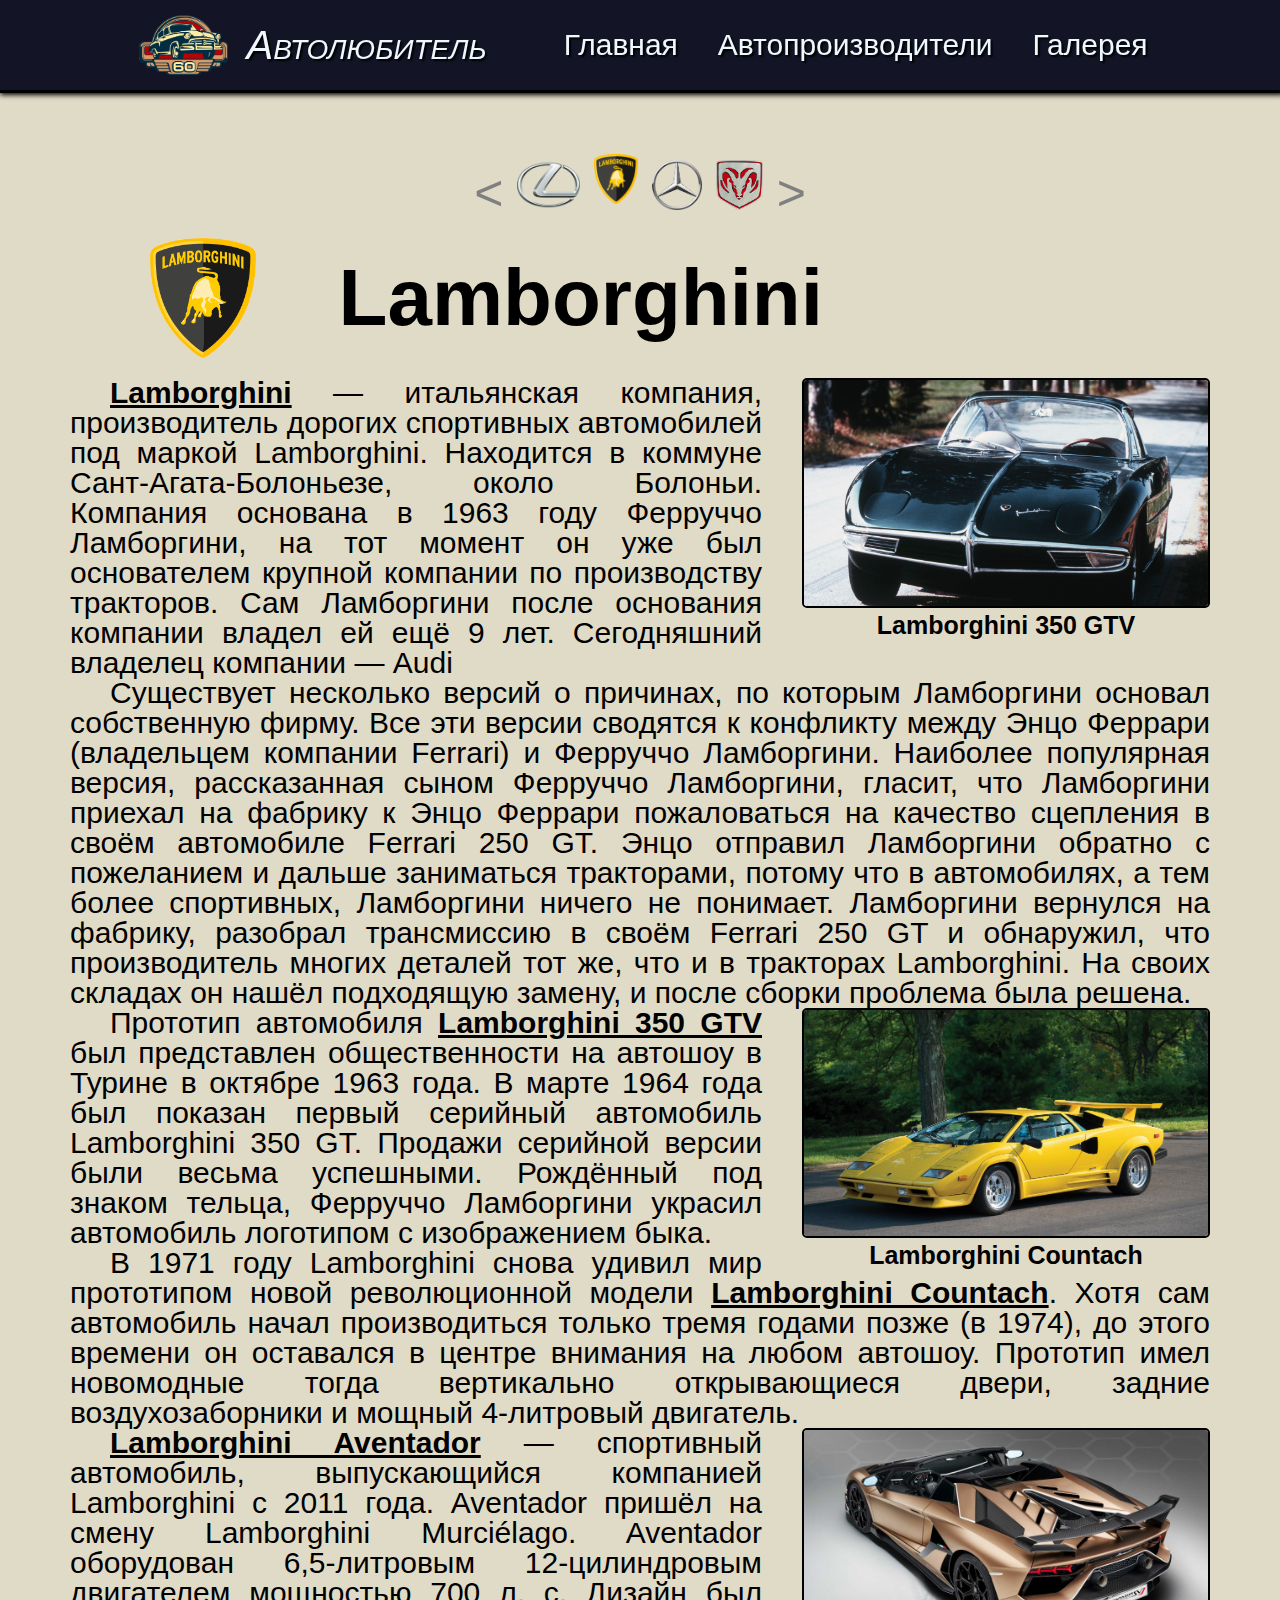
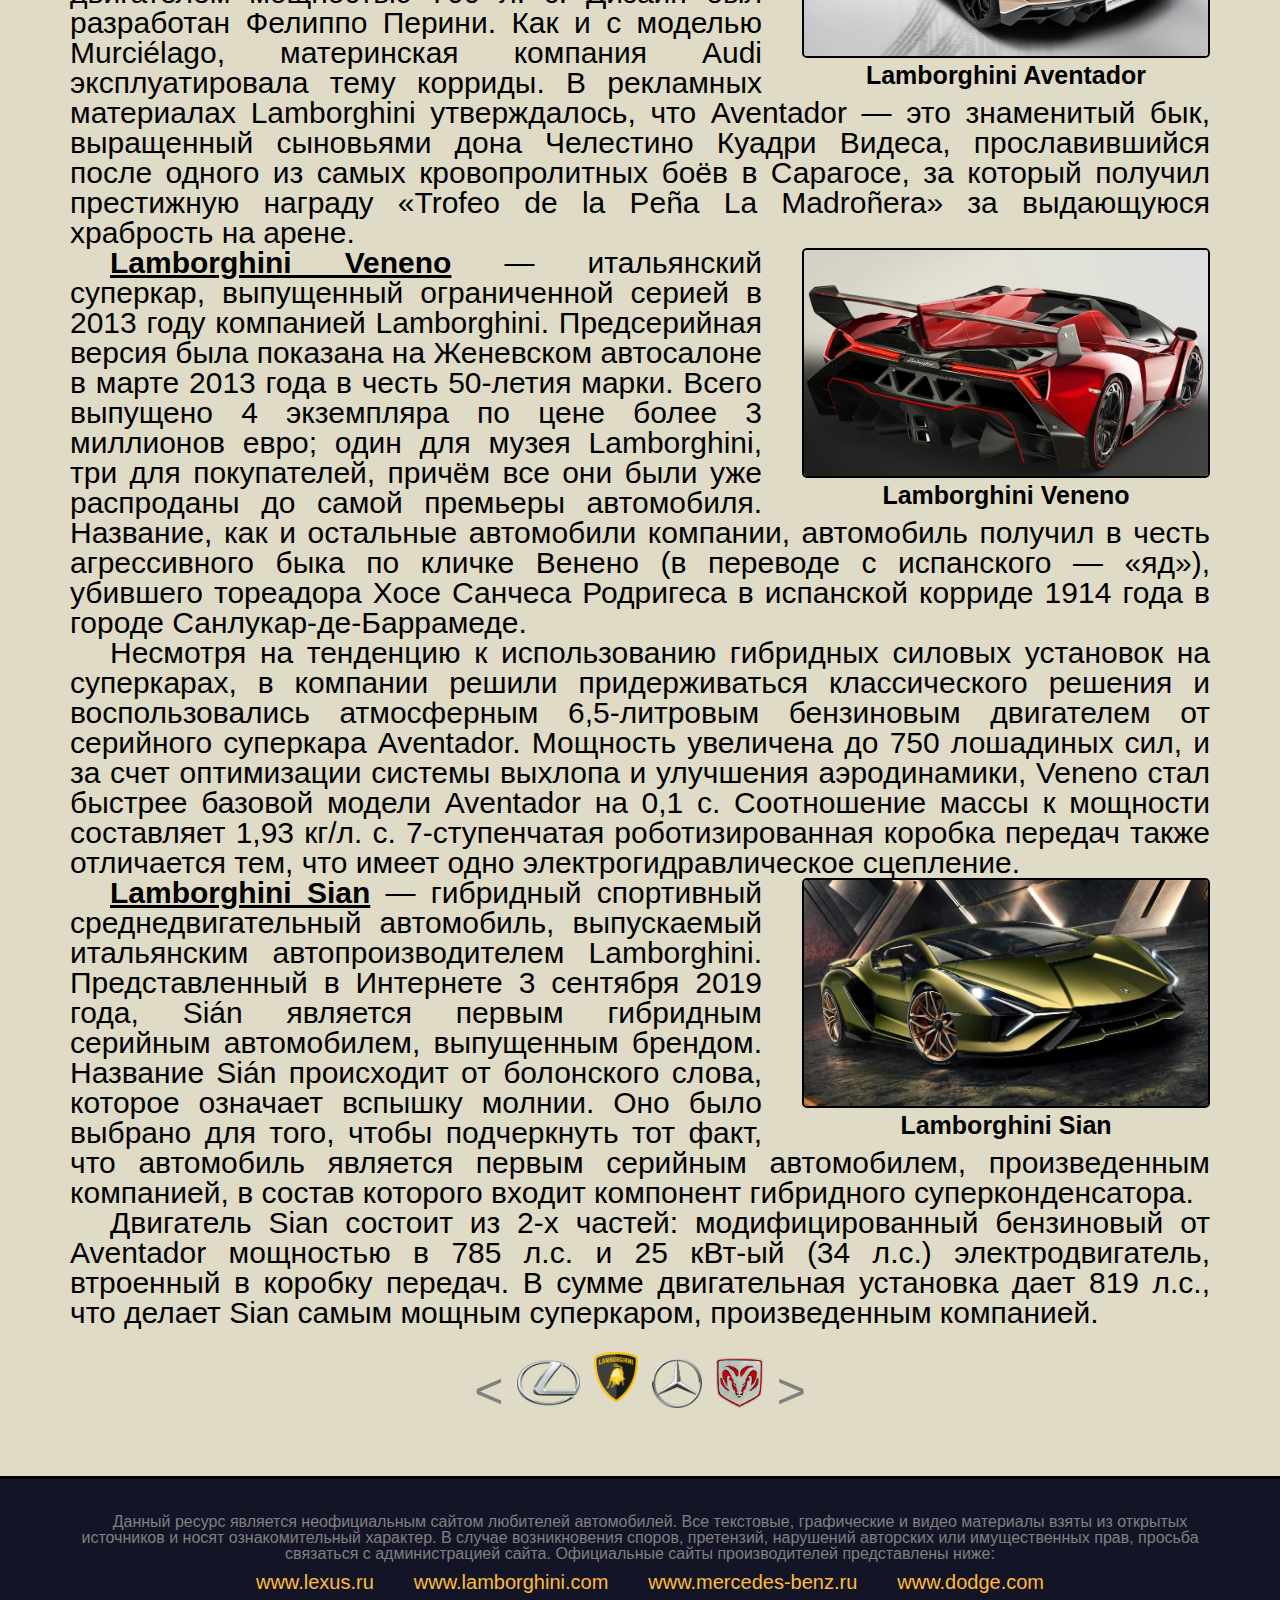
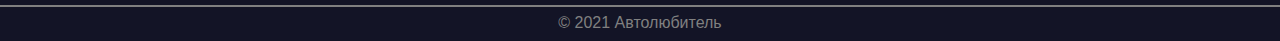
<file: statements/Lamborghini.html>
<!DOCTYPE html>
<html lang="ru">

<head>
    <link rel="stylesheet" href="../style.css">
    <link rel="icon" href="../pictures/icon.png">
    <meta charset="utf-8">
    <title>Lamborghini</title>
    <meta name="viewport"
    content="width=device-width, user-scalable=yes, initial-scale=1.0">
</head>

<body>
    <header>
        <nav>
            <div class="nav_menu_title">
                <a href="../index.html"><img src="../pictures/logo.png" alt="logo" class="logo"></a>
                <h1 class="title">Автолюбитель</h1>
              </div>
            <div class="nav__container">
              <div class="nav_menu">
                <a class="other_link" href="../index.html">Главная</a>
              </div>
              <div class="nav_menu">
                <a class="other_link" href="../information.html">Автопроизводители</a>
              </div>
              <div class="nav_menu">
                <a class="other_link" href="../gallery.html">Галерея</a>
              </div>
            </div>
            <svg class="burger__svg">
              <line id="l1"
              x1="0" y1="5" x2="50" y2="5"
              stroke-width="5px"/>
              <line id="l2" x1="0" y1="20" x2="50" y2="20"
              stroke-width="5px"/>
              <line id="l3" x1="0" y1="35" x2="50" y2="35"
              stroke-width="5px"/>
            </svg>
          </nav>
    </header>
    <main>
        <div class="navigation">
            <div class="symbol">
                <a href="Lexus.html">&lt;</a>
            </div>
            <div class="symbol">
             <a href="Lexus.html"><img alt="navigation logo" src="../pictures/Lexus_logo.png"></a>
            </div>
            <div class="symbol">
                <img src="../pictures/Lamborghini_logo.png" alt="navigation logo">
            </div>
            <div class="symbol">
                <a href="Mercedes.html"><img alt="navigation logo" src="../pictures/Mercedes_logo.png"></a>
            </div>
            <div class="symbol">
                <a href="Dodge.html"><img alt="navigation logo" src="../pictures/Dodge_logo.png"></a>
            </div>
            <div class="symbol">
                <a href="Mercedes.html">&gt;</a>
            </div>
        </div>

        <div class="text container">
            <div class="inf_title">
                <div class="logo_div">
                    <img src="../pictures/Lamborghini_logo.png" alt="lexus_logo" class="inf_title__img">
                </div>
                <div>
                    <h2>
                        Lamborghini
                    </h2>
                </div>
            </div>
            <div class="img_text_card">
                <img src="../pictures/Lamborghini5.jpg" alt="Lamborghini 350 GTV" class="img_text">
                <p>Lamborghini 350 GTV</p>
            </div>
            <p>
                <b>Lamborghini</b> — итальянская компания, производитель дорогих спортивных автомобилей под маркой
                Lamborghini. Находится в коммуне Сант-Агата-Болоньезе, около Болоньи. Компания основана в 1963 году
                Ферруччо Ламборгини, на тот момент он уже был основателем крупной компании по производству тракторов.
                Сам Ламборгини после основания компании владел ей ещё 9 лет. Сегодняшний владелец компании — Audi
            </p>
            <p>
                Существует несколько версий о причинах, по которым Ламборгини основал собственную фирму. Все эти версии
                сводятся к конфликту между Энцо Феррари (владельцем компании Ferrari) и Ферруччо Ламборгини. Наиболее
                популярная версия, рассказанная сыном Ферруччо Ламборгини, гласит, что Ламборгини приехал на фабрику к
                Энцо Феррари пожаловаться на качество сцепления в своём автомобиле Ferrari 250 GT. Энцо отправил
                Ламборгини обратно с пожеланием и дальше заниматься тракторами, потому что в автомобилях, а тем более
                спортивных, Ламборгини ничего не понимает. Ламборгини вернулся на фабрику, разобрал трансмиссию в своём
                Ferrari 250 GT и обнаружил, что производитель многих деталей тот же, что и в тракторах Lamborghini. На
                своих складах он нашёл подходящую замену, и после сборки проблема была решена.</p>
            <div class="img_text_card">
                <img src="../pictures/Lamborghini4.jpg" alt="Lamborghini Countach" class="img_text">
                <p>Lamborghini Countach</p>
            </div>
            <p>
                Прототип автомобиля <b>Lamborghini 350 GTV</b> был представлен общественности на автошоу в Турине в
                октябре 1963 года. В марте 1964 года был показан первый серийный автомобиль Lamborghini 350 GT. Продажи
                серийной версии были весьма успешными. Рождённый под знаком тельца, Ферруччо Ламборгини украсил
                автомобиль логотипом с изображением быка.
            </p>
            <p>
                В 1971 году Lamborghini снова удивил мир прототипом новой революционной модели <b>Lamborghini
                    Countach</b>. Хотя сам автомобиль начал производиться только тремя годами позже (в 1974), до этого
                времени он оставался в центре внимания на любом автошоу. Прототип имел новомодные тогда вертикально
                открывающиеся двери, задние воздухозаборники и мощный 4-литровый двигатель. </p>
            <div class="img_text_card">
                <img src="../pictures/Lamborghini2.jpg" alt="Lamborghini Aventador" class="img_text">
                <p>
                    Lamborghini Aventador
                </p>
            </div>
            <p>
                <b>Lamborghini Aventador</b> — спортивный автомобиль, выпускающийся компанией Lamborghini с 2011 года.
                Aventador пришёл на смену Lamborghini Murciélago. Aventador оборудован 6,5-литровым 12-цилиндровым
                двигателем мощностью 700 л. с. Дизайн был разработан Фелиппо Перини. Как и с моделью Murciélago,
                материнская компания Audi эксплуатировала тему корриды. В рекламных материалах Lamborghini утверждалось,
                что Aventador — это знаменитый бык, выращенный сыновьями дона Челестино Куадри Видеса, прославившийся
                после одного из самых кровопролитных боёв в Сарагосе, за который получил престижную награду «Trofeo de
                la Peña La Madroñera» за выдающуюся храбрость на арене.
            </p>
            <div class="img_text_card">
                <img src="../pictures/Lamborghini3.jpg" alt="Lamborghini Veneno" class="img_text">
                <p>
                    Lamborghini Veneno
                </p>
            </div>
            <p>
                <b>Lamborghini Veneno</b> — итальянский суперкар, выпущенный ограниченной серией в 2013 году компанией
                Lamborghini. Предсерийная версия была показана на Женевском автосалоне в марте 2013 года в честь
                50-летия марки. Всего выпущено 4 экземпляра по цене более 3 миллионов евро; один для музея Lamborghini,
                три для покупателей, причём все они были уже распроданы до самой премьеры автомобиля. Название, как и
                остальные автомобили компании, автомобиль получил в честь агрессивного быка по кличке Венено (в переводе
                с испанского — «яд»), убившего тореадора Хосе Санчеса Родригеса в испанской корриде 1914 года в городе
                Санлукар-де-Баррамеде.
            </p>
            <p>
                Несмотря на тенденцию к использованию гибридных силовых установок на суперкарах, в компании решили
                придерживаться классического решения и воспользовались атмосферным 6,5-литровым бензиновым двигателем от
                серийного суперкара Aventador. Мощность увеличена до 750 лошадиных сил, и за счет оптимизации системы
                выхлопа и улучшения аэродинамики, Veneno стал быстрее базовой модели Aventador на 0,1 с. Соотношение
                массы к мощности составляет 1,93 кг/л. с. 7-ступенчатая роботизированная коробка передач также
                отличается тем, что имеет одно электрогидравлическое сцепление.
            </p>
            <div class="img_text_card">
                <img src="../pictures/Lamborghini1.jpg" alt=" Lamborghini Sian" class="img_text">
                <p>
                    Lamborghini Sian
                </p>
            </div>
            <p>
                <b>Lamborghini Sian</b> — гибридный спортивный среднедвигательный автомобиль, выпускаемый итальянским
                автопроизводителем Lamborghini. Представленный в Интернете 3 сентября 2019 года, Sián является первым
                гибридным серийным автомобилем, выпущенным брендом. Название Sián происходит от болонского слова,
                которое означает вспышку молнии. Оно было выбрано для того, чтобы подчеркнуть тот факт, что автомобиль
                является первым серийным автомобилем, произведенным компанией, в состав которого входит компонент
                гибридного суперконденсатора.
            </p>
            <p>
                Двигатель Sian состоит из 2-х частей: модифицированный бензиновый от Aventador мощностью в 785 л.с. и 25
                кВт-ый (34 л.с.) электродвигатель, втроенный в коробку передач. В сумме двигательная установка дает 819
                л.с., что делает Sian самым мощным суперкаром, произведенным компанией.
            </p>
        </div>
        <div class="navigation">
            <div class="symbol">
                <a href="Lexus.html">&lt;</a>
            </div>
            <div class="symbol">
             <a href="Lexus.html"><img alt="navigation logo" src="../pictures/Lexus_logo.png"></a>
            </div>
            <div class="symbol">
                <img src="../pictures/Lamborghini_logo.png" alt="navigation logo">
            </div>
            <div class="symbol">
                <a href="Mercedes.html"><img alt="navigation logo" src="../pictures/Mercedes_logo.png"></a>
            </div>
            <div class="symbol">
                <a href="Dodge.html"><img alt="navigation logo" src="../pictures/Dodge_logo.png"></a>
            </div>
            <div class="symbol">
                <a href="Mercedes.html">&gt;</a>
            </div>
        </div>
    </main>

    <footer>
        <div class="container">
          <p>
            Данный ресурс является неофициальным сайтом любителей автомобилей. Все текстовые, графические и видео
            материалы взяты из открытых источников и носят ознакомительный характер. В случае возникновения споров,
            претензий,
            нарушений авторских или имущественных прав, просьба связаться с администрацией сайта.
            Официальные сайты производителей представлены ниже:
          </p>
        </div>
        <div class="container">
          <div class="links__container">
            <a href="https://www.lexus.ru" target="_blank" class="photo_link foot">www.lexus.ru</a>
            <a href="https://www.lamborghini.com/ru-en" target="_blank" class="photo_link foot">www.lamborghini.com</a>
            <a href="https://www.mercedes-benz.ru" target="_blank" class="photo_link foot">www.mercedes-benz.ru</a>
            <a href="https://www.dodge.com" target="_blank" class="photo_link foot">www.dodge.com</a>
          </div>
        </div>
        <hr>
        <p>&copy; 2021 Автолюбитель</p>
      </footer>
      <script src="../index.js"></script>
</body>

</html>
</file>
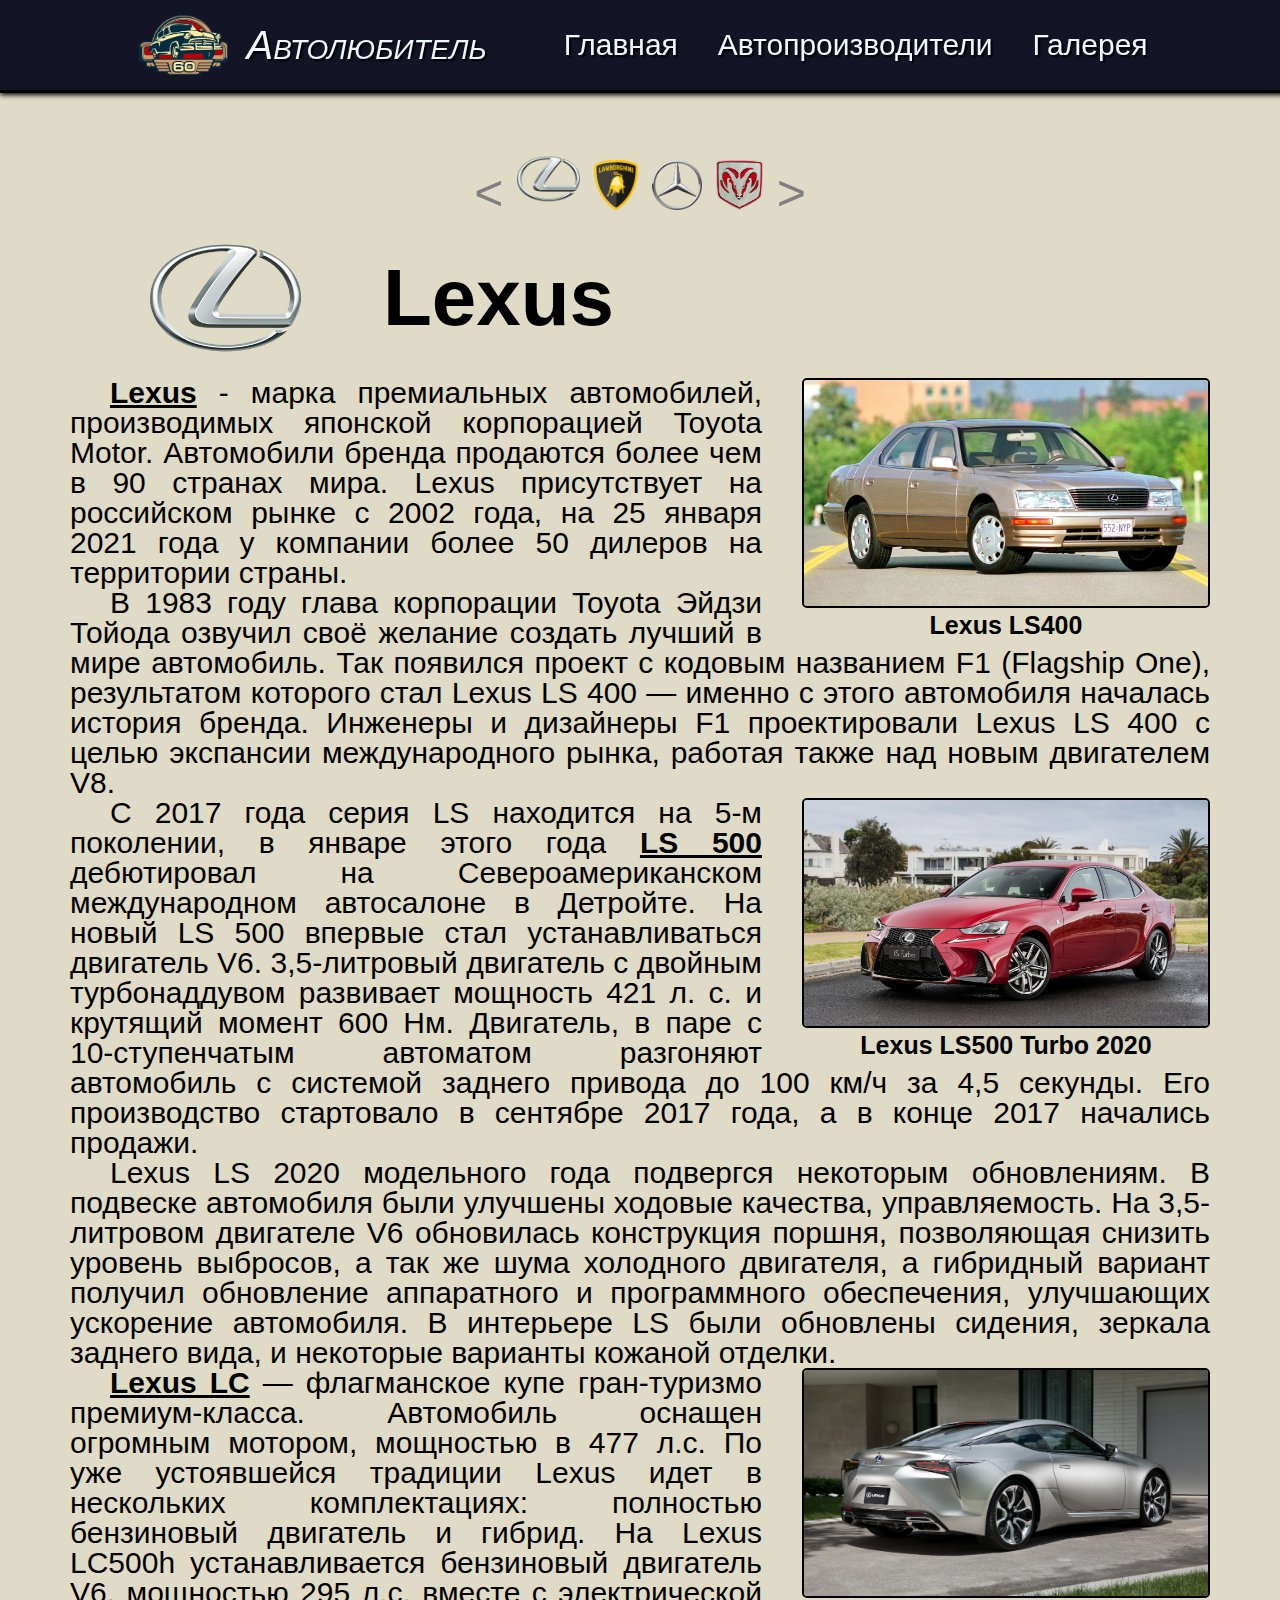
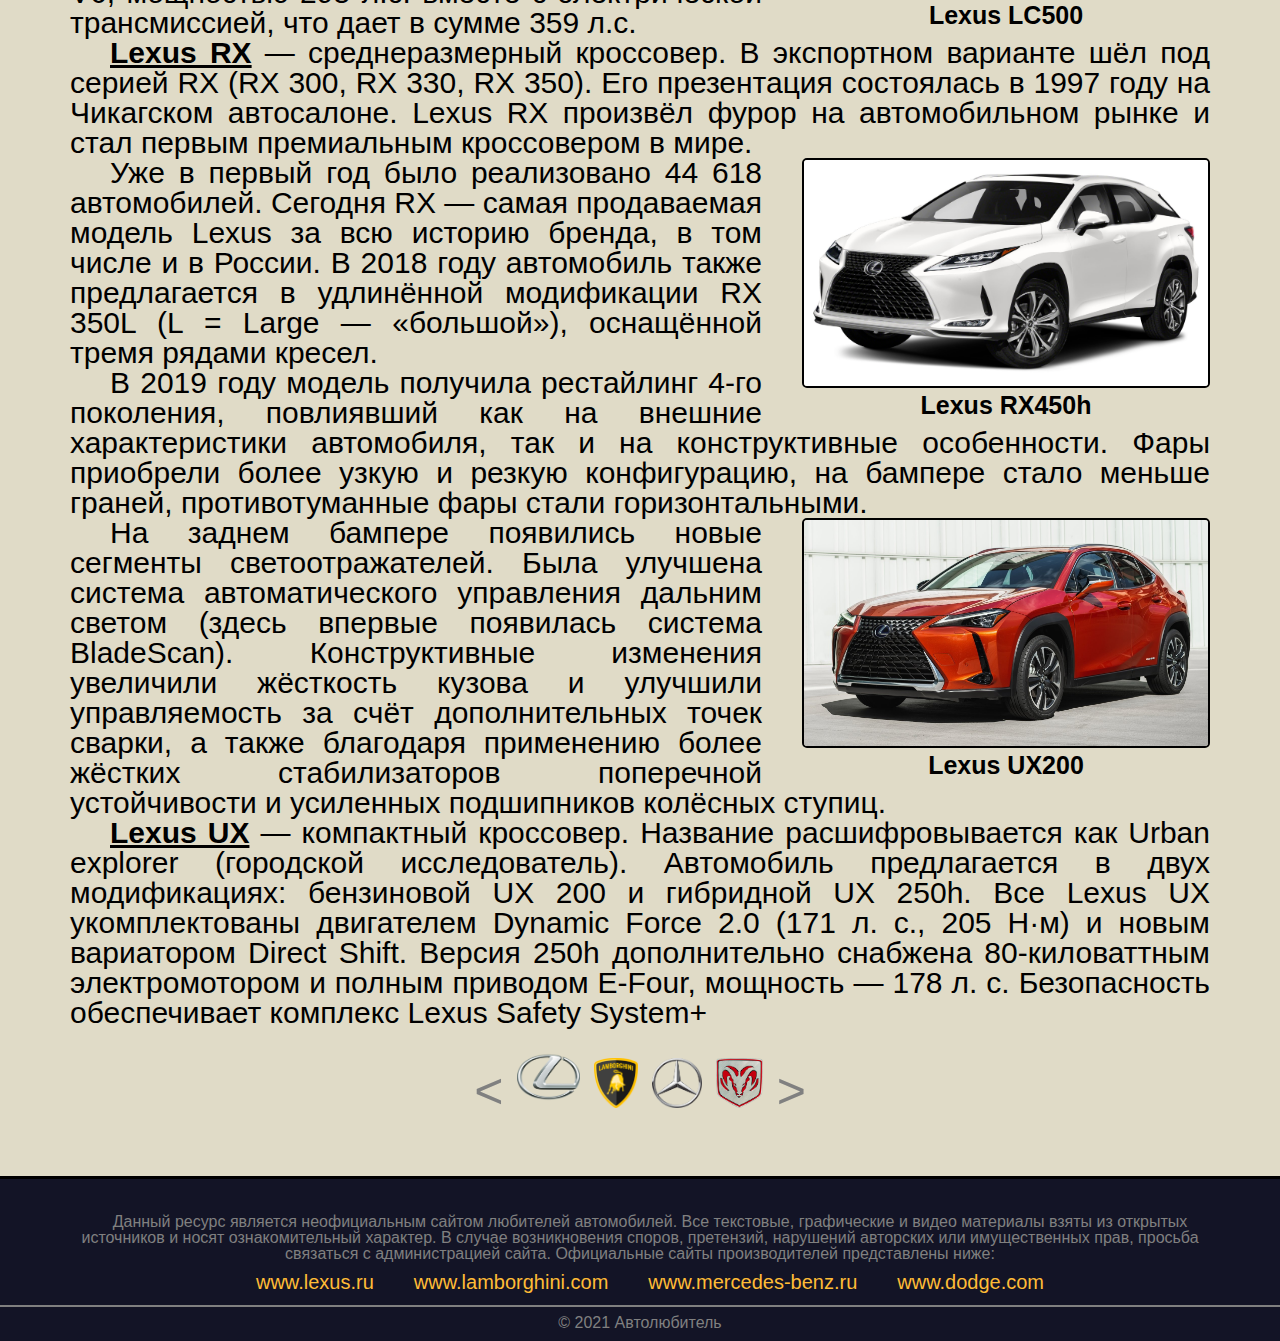
<file: statements/Lexus.html>
<!DOCTYPE html>
<html lang="ru">

<head>
    <link rel="stylesheet" href="../style.css">
    <link rel="icon" href="../pictures/icon.png">
    <meta charset="utf-8">
    <title>Lexus</title>
    <meta name="viewport"
          content="width=device-width, user-scalable=yes,initial-scale = 1.0">
</head>

<body>
<header>
    <nav>
        <div class="nav_menu_title">
            <a href="../index.html"><img src="../pictures/logo.png" alt="logo" class="logo"></a>
            <h1 class="title">Автолюбитель</h1>
        </div>
        <div class="nav__container">
            <div class="nav_menu">
                <a class="other_link" href="../index.html">Главная</a>
            </div>
            <div class="nav_menu">
                <a class="other_link" href="../information.html">Автопроизводители</a>
            </div>
            <div class="nav_menu">
                <a class="other_link" href="../gallery.html">Галерея</a>
            </div>
        </div>
        <svg class="burger__svg">
            <line id="l1"
                  x1="0" y1="5" x2="50" y2="5"
                  stroke-width="5px"/>
            <line id="l2" x1="0" y1="20" x2="50" y2="20"
                  stroke-width="5px"/>
            <line id="l3" x1="0" y1="35" x2="50" y2="35"
                  stroke-width="5px"/>
        </svg>
    </nav>
</header>
<main>
    <div class="navigation">
        <div class="symbol">
            <a href="Dodge.html">&lt;</a>
        </div>
        <div class="symbol">
            <img src="../pictures/Lexus_logo.png" alt="navigation logo">
        </div>
        <div class="symbol">
            <a href="Lamborghini.html"><img alt="navigation logo" src="../pictures/Lamborghini_logo.png"></a>
        </div>
        <div class="symbol">
            <a href="Mercedes.html"><img alt="navigation logo" src="../pictures/Mercedes_logo.png"></a>
        </div>
        <div class="symbol">
            <a href="Dodge.html"><img alt="navigation logo" src="../pictures/Dodge_logo.png"></a>
        </div>
        <div class="symbol">
            <a href="Lamborghini.html">&gt;</a>
        </div>
    </div>


    <div class="text container">
        <div class="inf_title">
            <div class="logo_div">
                <img src="../pictures/Lexus_logo.png" alt="lexus_logo" class="inf_title__img">
            </div>
            <div>
                <h2>
                    Lexus
                </h2>
            </div>
        </div>
        <div class="img_text_card">
            <img src="../pictures/Lexus5.jpg" alt="Lexus LS400" class="img_text">
            <p>Lexus LS400</p>
        </div>
        <p>
            <b>Lexus</b> - марка премиальных автомобилей, производимых японской корпорацией Toyota Motor. Автомобили
            бренда продаются более чем в 90 странах мира. Lexus присутствует на российском рынке с 2002 года, на 25
            января 2021 года у компании более 50 дилеров на территории страны.
        </p>
        <p>
            В 1983 году глава корпорации Toyota Эйдзи Тойода озвучил своё желание создать лучший в мире автомобиль.
            Так появился проект с кодовым названием F1 (Flagship One), результатом которого стал Lexus LS 400 —
            именно с этого автомобиля началась история бренда. Инженеры и дизайнеры F1 проектировали Lexus LS 400 с
            целью экспансии международного рынка, работая также над новым двигателем V8.
        </p>
        <div class="img_text_card">
            <img src="../pictures/Lexus1.jpg" alt="Lexus LS500" class="img_text">
            <p>Lexus LS500 Turbo 2020</p>
        </div>
        <p>
            С 2017 года серия LS находится на 5-м поколении, в январе этого года <b>LS 500</b> дебютировал на
            Североамериканском международном автосалоне в Детройте. На новый LS 500 впервые стал устанавливаться
            двигатель V6. 3,5-литровый двигатель с двойным турбонаддувом развивает мощность 421 л. с. и крутящий
            момент 600 Нм. Двигатель, в паре с 10-ступенчатым автоматом разгоняют автомобиль с системой заднего
            привода до 100 км/ч за 4,5 секунды. Его производство стартовало в сентябре 2017 года, а в конце 2017
            начались продажи.
        </p>
        <p>
            Lexus LS 2020 модельного года подвергся некоторым обновлениям. В подвеске автомобиля были улучшены
            ходовые качества, управляемость. На 3,5-литровом двигателе V6 обновилась конструкция поршня, позволяющая
            снизить уровень выбросов, а так же шума холодного двигателя, а гибридный вариант получил обновление
            аппаратного и программного обеспечения, улучшающих ускорение автомобиля. В интерьере LS были обновлены
            сидения, зеркала заднего вида, и некоторые варианты кожаной отделки.
        </p>
        <div class="img_text_card">
            <img src="../pictures/Lexus3.jpg" alt="Lexus LС500" class="img_text">
            <p>
                Lexus LС500
            </p>
        </div>
        <p>
            <b>Lexus LC</b> — флагманское купе гран-туризмо премиум-класса. Автомобиль оснащен огромным мотором,
            мощностью в 477 л.с. По уже устоявшейся традиции Lexus идет в нескольких комплектациях: полностью
            бензиновый двигатель и гибрид. На Lexus LC500h устанавливается бензиновый двигатель V6, мощностью 295
            л.с. вместе с электрической трансмиссией, что дает в сумме 359 л.с.
        </p>
        <p>
            <b>Lexus RX</b> — среднеразмерный кроссовер. В экспортном варианте шёл под серией RX (RX 300, RX 330, RX
            350). Его презентация состоялась в 1997 году на Чикагском автосалоне. Lexus RX произвёл фурор на
            автомобильном рынке и стал первым премиальным кроссовером в мире.
        </p>
        <div class="img_text_card">
            <img src="../pictures/Lexus2.jpg" alt="Lexus RX450h" class="img_text">
            <p>
                Lexus RX450h
            </p>
        </div>
        <p>
            Уже в первый год было реализовано 44 618 автомобилей. Сегодня RX — самая продаваемая модель Lexus за всю
            историю бренда, в том числе и в России. В 2018 году автомобиль также предлагается в удлинённой
            модификации RX 350L (L = Large — «большой»), оснащённой тремя рядами кресел.
        </p>
        <p>
            В 2019 году модель получила рестайлинг 4-го поколения, повлиявший как на внешние характеристики
            автомобиля, так и на конструктивные особенности. Фары приобрели более узкую и резкую конфигурацию, на
            бампере стало меньше граней, противотуманные фары стали горизонтальными.
        </p>
        <div class="img_text_card">
            <img src="../pictures/Lexus4.jpg" alt="Lexus UX200" class="img_text">
            <p>
                Lexus UX200
            </p>
        </div>
        <p>
            На заднем бампере появились новые сегменты светоотражателей. Была улучшена система автоматического
            управления дальним светом (здесь впервые появилась система BladeScan). Конструктивные изменения
            увеличили жёсткость кузова и улучшили управляемость за счёт дополнительных точек сварки, а также
            благодаря применению более жёстких стабилизаторов поперечной устойчивости и усиленных подшипников
            колёсных ступиц.
        </p>
        <p>
            <b>Lexus UX</b> — компактный кроссовер. Название расшифровывается как Urban explorer (городской
            исследователь). Автомобиль предлагается в двух модификациях: бензиновой UX 200 и гибридной UX 250h. Все
            Lexus UX укомплектованы двигателем Dynamic Force 2.0 (171 л. с., 205 Н·м) и новым вариатором Direct
            Shift. Версия 250h дополнительно снабжена 80-киловаттным электромотором и полным приводом E-Four,
            мощность — 178 л. с. Безопасность обеспечивает комплекс Lexus Safety System+
        </p>
    </div>
    <div class="navigation">
        <div class="symbol">
            <a href="Dodge.html">&lt;</a>
        </div>
        <div class="symbol">
            <img alt="navigation logo" src="../pictures/Lexus_logo.png">
        </div>
        <div class="symbol">
            <a href="Lamborghini.html"><img alt="navigation logo" src="../pictures/Lamborghini_logo.png"></a>
        </div>
        <div class="symbol">
            <a href="Mercedes.html"><img alt="navigation logo" src="../pictures/Mercedes_logo.png"></a>
        </div>
        <div class="symbol">
            <a href="Dodge.html"><img alt="navigation logo" src="../pictures/Dodge_logo.png"></a>
        </div>
        <div class="symbol">
            <a href="Lamborghini.html">&gt;</a>
        </div>
    </div>
</main>
<footer>
    <div class="container">
        <p>
            Данный ресурс является неофициальным сайтом любителей автомобилей. Все текстовые, графические и видео
            материалы взяты из открытых источников и носят ознакомительный характер. В случае возникновения споров,
            претензий,
            нарушений авторских или имущественных прав, просьба связаться с администрацией сайта.
            Официальные сайты производителей представлены ниже:
        </p>
    </div>
    <div class="container">
        <div class="links__container">
            <a href="https://www.lexus.ru" target="_blank" class="photo_link foot">www.lexus.ru</a>
            <a href="https://www.lamborghini.com/ru-en" target="_blank" class="photo_link foot">www.lamborghini.com</a>
            <a href="https://www.mercedes-benz.ru" target="_blank" class="photo_link foot">www.mercedes-benz.ru</a>
            <a href="https://www.dodge.com" target="_blank" class="photo_link foot">www.dodge.com</a>
        </div>
    </div>
    <hr>
    <p>&copy; 2021 Автолюбитель</p>
</footer>
<script src="../index.js"></script>
</body>

</html>
</file>
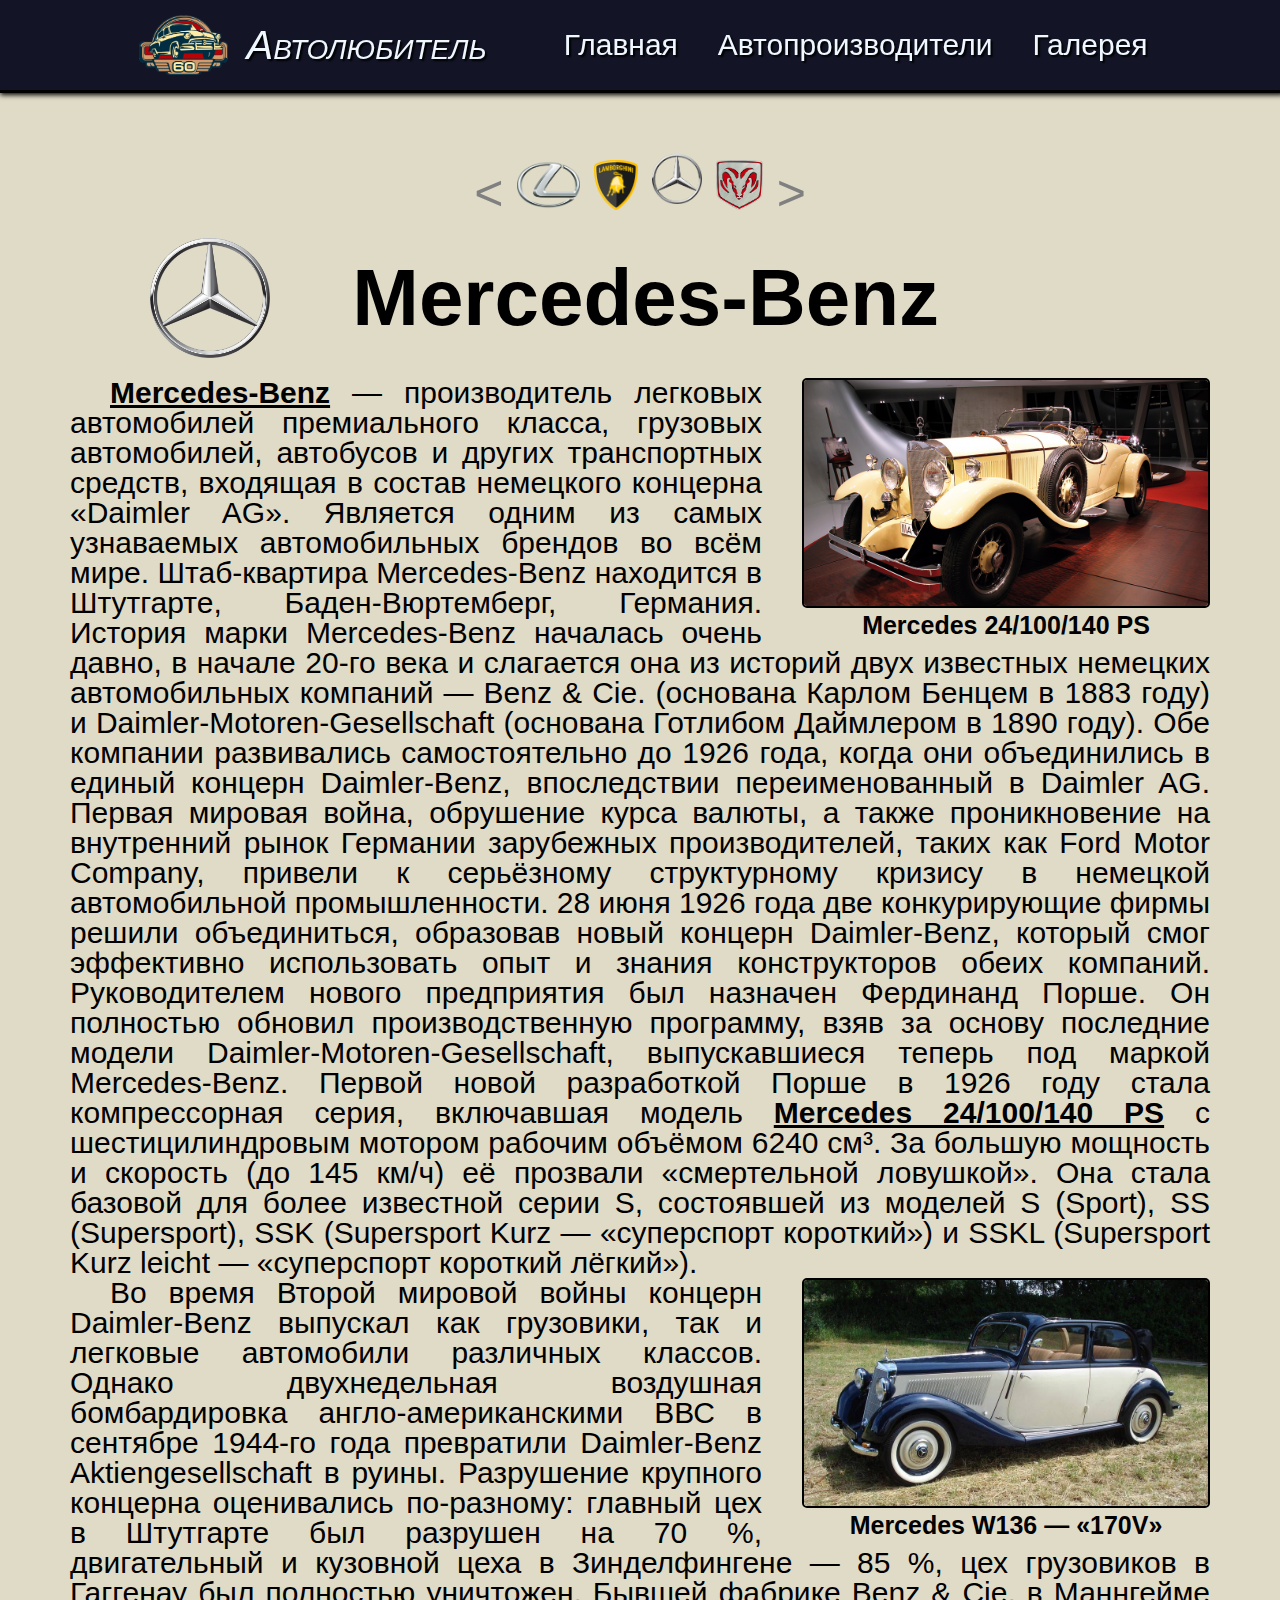
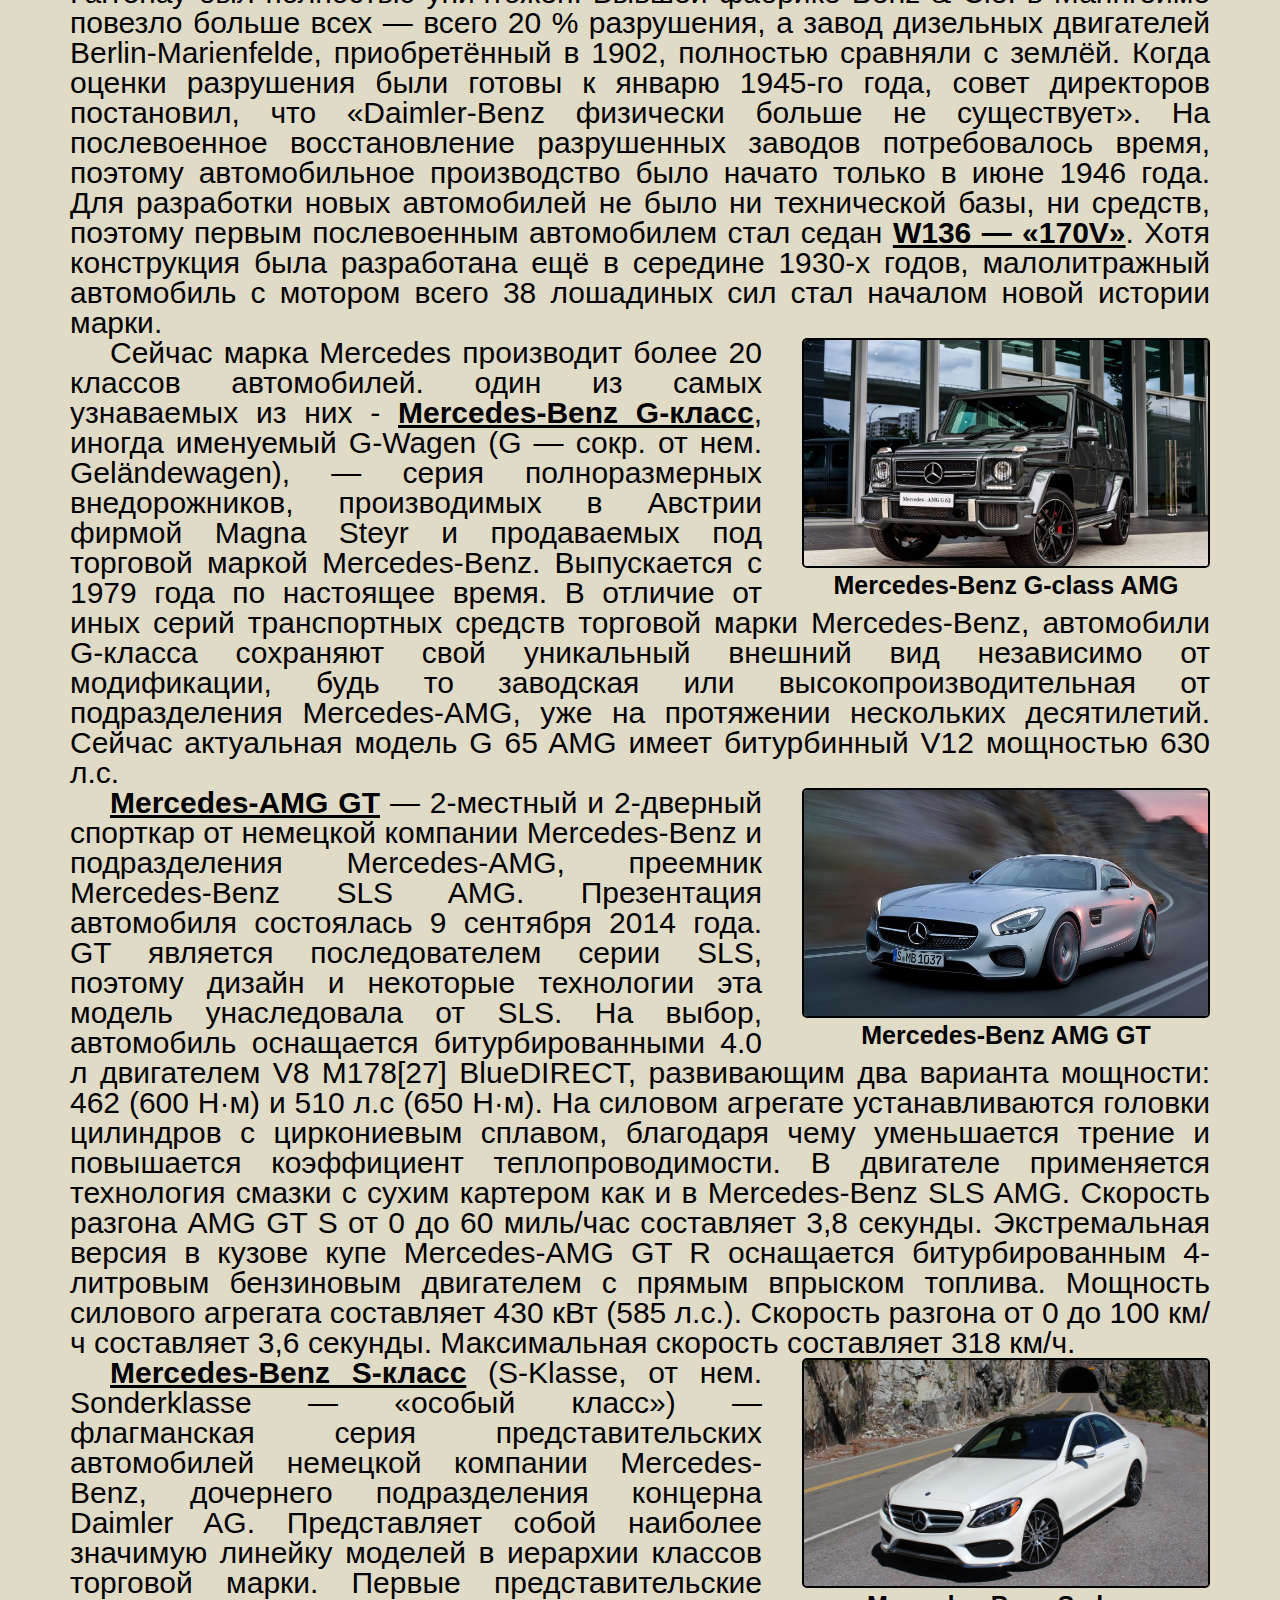
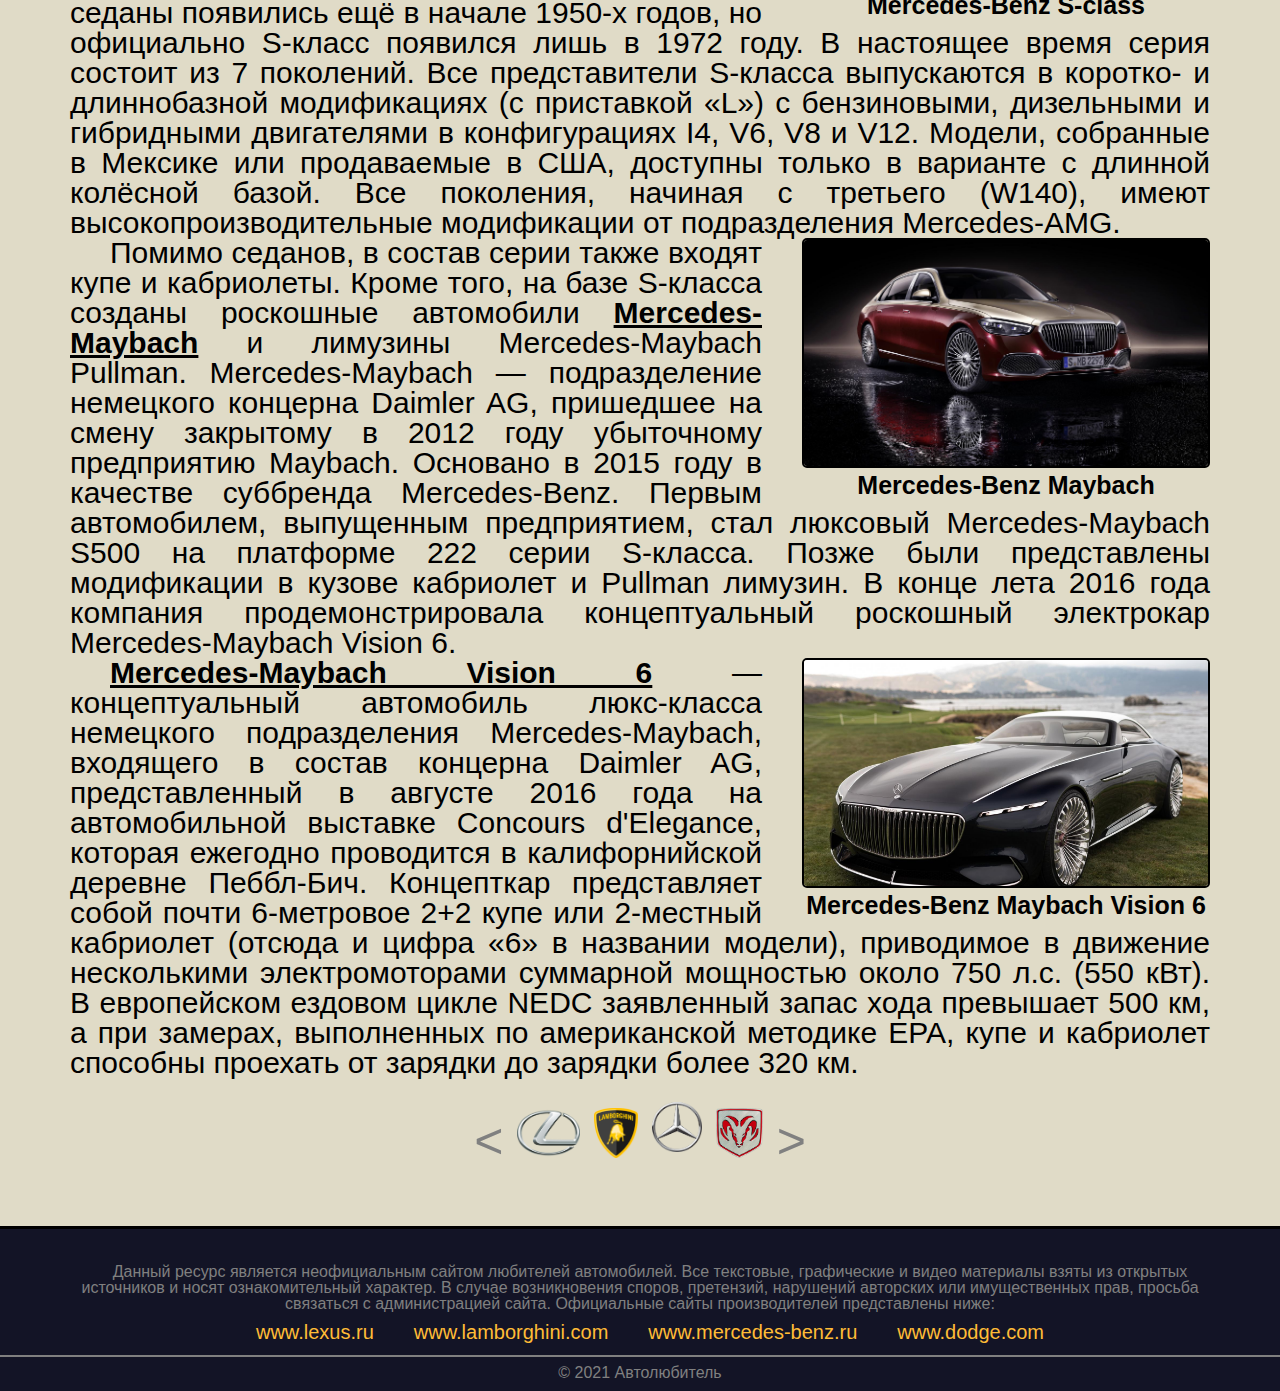
<file: statements/Mercedes.html>
<!DOCTYPE html>
<html lang="ru">

<head>
    <link rel="stylesheet" href="../style.css">
    <link rel="icon" href="../pictures/icon.png">
    <meta charset="utf-8">
    <meta name="viewport"
          content="width=device-width, user-scalable=yes,initial-scale = 1.0">
    <title>Mercedes Benz</title>
</head>

<body>
<header>
    <nav>
        <div class="nav_menu_title">
            <a href="../index.html"><img src="../pictures/logo.png" alt="logo" class="logo"></a>
            <h1 class="title">Автолюбитель</h1>
        </div>
        <div class="nav__container">
            <div class="nav_menu">
                <a class="other_link" href="../index.html">Главная</a>
            </div>
            <div class="nav_menu">
                <a class="other_link" href="../information.html">Автопроизводители</a>
            </div>
            <div class="nav_menu">
                <a class="other_link" href="../gallery.html">Галерея</a>
            </div>
        </div>
        <svg class="burger__svg">
            <line id="l1"
                  x1="0" y1="5" x2="50" y2="5"
                  stroke-width="5px"/>
            <line id="l2" x1="0" y1="20" x2="50" y2="20"
                  stroke-width="5px"/>
            <line id="l3" x1="0" y1="35" x2="50" y2="35"
                  stroke-width="5px"/>
        </svg>
    </nav>
</header>
<main>
    <div class="navigation">
        <div class="symbol">
            <a href="Lamborghini.html">&lt;</a>
        </div>
        <div class="symbol">
            <a href="Lexus.html"><img alt="navigation logo" src="../pictures/Lexus_logo.png"></a>
        </div>
        <div class="symbol">
            <a href="Lamborghini.html"><img alt="navigation logo" src="../pictures/Lamborghini_logo.png"></a>
        </div>
        <div class="symbol">
            <img src="../pictures/Mercedes_logo.png" alt="navigation logo">
        </div>
        <div class="symbol">
            <a href="Dodge.html"><img alt="navigation logo" src="../pictures/Dodge_logo.png"></a>
        </div>
        <div class="symbol">
            <a href="Dodge.html">&gt;</a>
        </div>
    </div>

    <div class="text container">
        <div class="inf_title">
            <div class="logo_div">
                <img src="../pictures/Mercedes_logo.png" alt="lexus_logo" class="inf_title__img">
            </div>
            <div>
                <h2>
                    Mercedes-Benz
                </h2>
            </div>
        </div>
        <div class="img_text_card">
            <img src="../pictures/Merc5.jpg" alt=" Mercedes 24/100/140 PS" class="img_text">
            <p> Mercedes 24/100/140 PS</p>
        </div>
        <p>
            <b>Mercedes-Benz</b> — производитель легковых автомобилей премиального класса, грузовых автомобилей,
            автобусов и других транспортных средств, входящая в состав немецкого концерна «Daimler AG». Является
            одним из самых узнаваемых автомобильных брендов во всём мире. Штаб-квартира Mercedes-Benz находится в
            Штутгарте, Баден-Вюртемберг, Германия. История марки Mercedes-Benz началась очень давно, в начале 20-го
            века и слагается она из историй двух известных немецких автомобильных компаний — Benz & Cie. (основана
            Карлом Бенцем в 1883 году) и Daimler-Motoren-Gesellschaft (основана Готлибом Даймлером в 1890 году). Обе
            компании развивались самостоятельно до 1926 года, когда они объединились в единый концерн Daimler-Benz,
            впоследствии переименованный в Daimler AG. Первая мировая война, обрушение курса валюты, а также
            проникновение на внутренний рынок Германии зарубежных производителей, таких как Ford Motor Company,
            привели к серьёзному структурному кризису в немецкой автомобильной промышленности. 28 июня 1926 года две
            конкурирующие фирмы решили объединиться, образовав новый концерн Daimler-Benz, который смог эффективно
            использовать опыт и знания конструкторов обеих компаний. Руководителем нового предприятия был назначен
            Фердинанд Порше. Он полностью обновил производственную программу, взяв за основу последние модели
            Daimler-Motoren-Gesellschaft, выпускавшиеся теперь под маркой Mercedes-Benz. Первой новой разработкой
            Порше в 1926 году стала компрессорная серия, включавшая модель <b>Mercedes 24/100/140 PS</b> с
            шестицилиндровым мотором рабочим объёмом 6240 см³. За большую мощность и скорость (до 145 км/ч) её
            прозвали «смертельной ловушкой». Она стала базовой для более известной серии S, состоявшей из моделей S
            (Sport), SS (Supersport), SSK (Supersport Kurz — «суперспорт короткий») и SSKL (Supersport Kurz leicht —
            «суперспорт короткий лёгкий»).
        </p>
        <div class="img_text_card">
            <img src="../pictures/Merc6.jpg" alt="Mercedes W136 — «170V»" class="img_text">
            <p>Mercedes W136 — «170V»</p>
        </div>
        <p>
            Во время Второй мировой войны концерн Daimler-Benz выпускал как грузовики, так и легковые автомобили
            различных классов. Однако двухнедельная воздушная бомбардировка англо-американскими ВВС в сентябре
            1944-го года превратили Daimler-Benz Aktiengesellschaft в руины. Разрушение крупного концерна
            оценивались по-разному: главный цех в Штутгарте был разрушен на 70 %, двигательный и кузовной цеха в
            Зинделфингене — 85 %, цех грузовиков в Гаггенау был полностью уничтожен. Бывшей фабрике Benz & Cie. в
            Маннгейме повезло больше всех — всего 20 % разрушения, а завод дизельных двигателей Berlin-Marienfelde,
            приобретённый в 1902, полностью сравняли с землёй. Когда оценки разрушения были готовы к январю 1945-го
            года, совет директоров постановил, что «Daimler-Benz физически больше не существует». На послевоенное
            восстановление разрушенных заводов потребовалось время, поэтому автомобильное производство было начато
            только в июне 1946 года. Для разработки новых автомобилей не было ни технической базы, ни средств,
            поэтому первым послевоенным автомобилем стал седан <b>W136 — «170V»</b>. Хотя конструкция была
            разработана ещё в середине 1930-х годов, малолитражный автомобиль с мотором всего 38 лошадиных сил стал
            началом новой истории марки.
        </p>
        <div class="img_text_card">
            <img src="../pictures/Merc4.jpg" alt="Mercedes-Benz G-class AMG" class="img_text">
            <p>Mercedes-Benz G-class AMG</p>
        </div>
        <p>
            Сейчас марка Mercedes производит более 20 классов автомобилей. один из самых узнаваемых из них -
            <b>Mercedes-Benz G-класс</b>, иногда именуемый G-Wagen (G — сокр. от нем. Geländewagen), — серия
            полноразмерных внедорожников, производимых в Австрии фирмой Magna Steyr и продаваемых под торговой
            маркой Mercedes-Benz. Выпускается с 1979 года по настоящее время. В отличие от иных серий транспортных
            средств торговой марки Mercedes-Benz, автомобили G-класса сохраняют свой уникальный внешний вид
            независимо от модификации, будь то заводская или высокопроизводительная от подразделения Mercedes-AMG,
            уже на протяжении нескольких десятилетий. Сейчас актуальная модель G 65 AMG имеет битурбинный V12
            мощностью 630 л.с.
        </p>
        <div class="img_text_card">
            <img src="../pictures/Merc2.jpg" alt="Mercedes-Benz AMG GT" class="img_text">
            <p>
                Mercedes-Benz AMG GT
            </p>
        </div>
        <p>
            <b>Mercedes-AMG GT</b> — 2-местный и 2-дверный спорткар от немецкой компании Mercedes-Benz и
            подразделения Mercedes-AMG, преемник Mercedes-Benz SLS AMG. Презентация автомобиля состоялась 9 сентября
            2014 года. GT является последователем серии SLS, поэтому дизайн и некоторые технологии эта модель
            унаследовала от SLS. На выбор, автомобиль оснащается битурбированными 4.0 л двигателем V8 M178[27]
            BlueDIRECT, развивающим два варианта мощности: 462 (600 Н·м) и 510 л.с (650 Н·м). На силовом агрегате
            устанавливаются головки цилиндров с циркониевым сплавом, благодаря чему уменьшается трение и повышается
            коэффициент теплопроводимости. В двигателе применяется технология смазки с сухим картером как и в
            Mercedes-Benz SLS AMG. Скорость разгона AMG GT S от 0 до 60 миль/час составляет 3,8 секунды.
            Экстремальная версия в кузове купе Mercedes-AMG GT R оснащается битурбированным 4-литровым бензиновым
            двигателем с прямым впрыском топлива. Мощность силового агрегата составляет 430 кВт (585 л.с.). Скорость
            разгона от 0 до 100 км/ч составляет 3,6 секунды. Максимальная скорость составляет 318 км/ч.
        </p>
        <div class="img_text_card">
            <img src="../pictures/Merc3.jpg" alt="Mercedes-Benz S-class" class="img_text">
            <p>
                Mercedes-Benz S-class
            </p>
        </div>
        <p>
            <b> Mercedes-Benz S-класс</b> (S-Klasse, от нем. Sonderklasse — «особый класс») — флагманская серия
            представительских автомобилей немецкой компании Mercedes-Benz, дочернего подразделения концерна Daimler
            AG. Представляет собой наиболее значимую линейку моделей в иерархии классов торговой марки. Первые
            представительские седаны появились ещё в начале 1950-х годов, но официально S-класс появился лишь в 1972
            году. В настоящее время серия состоит из 7 поколений. Все представители S-класса выпускаются в коротко-
            и длиннобазной модификациях (с приставкой «L») с бензиновыми, дизельными и гибридными двигателями в
            конфигурациях I4, V6, V8 и V12. Модели, собранные в Мексике или продаваемые в США, доступны только в
            варианте с длинной колёсной базой. Все поколения, начиная с третьего (W140), имеют
            высокопроизводительные модификации от подразделения Mercedes-AMG.
        </p>
        <div class="img_text_card">
            <img src="../pictures/Merc1.jpg" alt="Mercedes-Benz Maybach" class="img_text">
            <p>
                Mercedes-Benz Maybach
            </p>
        </div>
        <p>
            Помимо седанов, в состав серии также входят купе и кабриолеты. Кроме того, на базе S-класса созданы
            роскошные автомобили <b>Mercedes-Maybach</b> и лимузины Mercedes-Maybach Pullman. Mercedes-Maybach —
            подразделение немецкого концерна Daimler AG, пришедшее на смену закрытому в 2012 году убыточному
            предприятию Maybach. Основано в 2015 году в качестве суббренда Mercedes-Benz. Первым автомобилем,
            выпущенным предприятием, стал люксовый Mercedes-Maybach S500 на платформе 222 серии S-класса. Позже были
            представлены модификации в кузове кабриолет и Pullman лимузин. В конце лета 2016 года компания
            продемонстрировала концептуальный роскошный электрокар Mercedes-Maybach Vision 6.
        </p>
        <div class="img_text_card">
            <img src="../pictures/Merc7.jpg" alt="Mercedes-Benz Maybach Vision 6" class="img_text">
            <p>
                Mercedes-Benz Maybach Vision 6
            </p>
        </div>
        <p>
            <b>Mercedes-Maybach Vision 6</b> — концептуальный автомобиль люкс-класса немецкого подразделения
            Mercedes-Maybach, входящего в состав концерна Daimler AG, представленный в августе 2016 года на
            автомобильной выставке Concours d'Elegance, которая ежегодно проводится в калифорнийской деревне
            Пеббл-Бич. Концепткар представляет собой почти 6-метровое 2+2 купе или 2-местный кабриолет (отсюда и
            цифра «6» в названии модели), приводимое в движение несколькими электромоторами суммарной мощностью
            около 750 л.с. (550 кВт). В европейском ездовом цикле NEDC заявленный запас хода превышает 500 км, а при
            замерах, выполненных по американской методике EPA, купе и кабриолет способны проехать от зарядки до
            зарядки более 320 км.
        </p>
    </div>
    <div class="navigation">
        <div class="symbol">
            <a href="Lamborghini.html">&lt;</a>
        </div>
        <div class="symbol">
            <a href="Lexus.html"><img alt="navigation logo" src="../pictures/Lexus_logo.png"></a>
        </div>
        <div class="symbol">
            <a href="Lamborghini.html"><img alt="navigation logo" src="../pictures/Lamborghini_logo.png"></a>
        </div>
        <div class="symbol">
            <img src="../pictures/Mercedes_logo.png" alt="navigation logo">
        </div>
        <div class="symbol">
            <a href="Dodge.html"><img alt="navigation logo" src="../pictures/Dodge_logo.png"></a>
        </div>
        <div class="symbol">
            <a href="Dodge.html">&gt;</a>
        </div>
    </div>
</main>
<footer>
    <div class="container">
        <p>
            Данный ресурс является неофициальным сайтом любителей автомобилей. Все текстовые, графические и видео
            материалы взяты из открытых источников и носят ознакомительный характер. В случае возникновения споров,
            претензий,
            нарушений авторских или имущественных прав, просьба связаться с администрацией сайта.
            Официальные сайты производителей представлены ниже:
        </p>
    </div>
    <div class="container">
        <div class="links__container">
            <a href="https://www.lexus.ru" target="_blank" class="photo_link foot">www.lexus.ru</a>
            <a href="https://www.lamborghini.com/ru-en" target="_blank" class="photo_link foot">www.lamborghini.com</a>
            <a href="https://www.mercedes-benz.ru" target="_blank" class="photo_link foot">www.mercedes-benz.ru</a>
            <a href="https://www.dodge.com" target="_blank" class="photo_link foot">www.dodge.com</a>
        </div>
    </div>
    <hr>
    <p>&copy; 2021 Автолюбитель</p>
</footer>
<script src="../index.js"></script>
</body>

</html>
</file>
<file: style.css>
@import "reset.css";

body, html {
    height: 100%;
}

body {
    margin: 0;
    font-size: 100%;
    font-weight: normal;
    font-family: Arial, Helvetica, sans-serif;
    font-style: normal;
    text-decoration: none;
    display: flex;
    flex-direction: column;
    background-color: #E0DBC7;
}

* {
    box-sizing: border-box;
}

header {
    font-size: 100px;
    background-color: rgba(7, 9, 29, 0.95);
    padding-bottom: 0px;
    border-bottom: 3px solid black;
    text-shadow: 2px 2px 2px black;
    box-shadow: 2px 0px 5px 2px black;
    position: fixed;
    right: 0;
    top: 0;
    width: 100%;
    margin: 0px;
    z-index: 10;
    display: block;
}

.page {
    display: flex;
    flex-direction: row;
    flex-wrap: wrap;
    justify-content: space-between;
    text-align: center;
    color: aliceblue;

}

.photo {
    border-radius: 10px;
    box-shadow: 4px 4px 5px 2px #000;
    background-color: rgba(7, 9, 29, 0.95);
    margin: 0px 10px 60px;
    padding: 25px 0px 0px;
    border-bottom: 2px solid black;
    text-align: center;
    position: relative;
    font-size: 20px;
    transition-property: all;
}

.photo_text {
    padding-bottom: 10px;
    font-size: 20px;
    font-weight: bold;
    border-bottom: solid 2px rgba(200, 200, 200, 0.5);
}


.photo:hover {
    transition-duration: 0.5s;
    bottom: 2px;
    right: 2px;
    box-shadow: 5px 5px 8px 3px #000;
    transition: 0.3s;
}

footer {
    color: grey;
    text-align: center;
    padding-top: 30px;
    background-color: rgba(7, 9, 29, 0.95);
    background-position: center;
    height: auto;
    border-top: 3px solid black;
    flex: 0 0 auto;
}

footer>div {
    padding: 5px 10px;
    text-align: center;
    text-indent: 20px;
    height: auto;
    vertical-align: middle;
    margin-bottom: 20px;
}


.links {
    width: auto;
}

footer>hr {
    border: 1px solid #808080;
}

.photo_link {
    font-size: 20px;
    text-decoration: none;
    color: #FFBC36;
    margin: 0px 10px;
}

.links__container{
    display: flex;
    justify-content: center;
    align-items: center;
}

footer>p {
    margin-bottom: 10px;
}

nav {
    margin: 0 auto;
    padding: 10px 0;
    font-size: 30px;
    text-align: center;
    color: aliceblue;
    max-width: 1440px;
    display: flex;
    justify-content:center;
}

.photo_img {
    border: 2px solid black;
    width: 340px;
    height: 190px;
    margin-bottom: 15px;
    object-fit: cover;
    align-items: center;
}

main {
    padding: 160px 0px 40px;
    text-align: center;
    flex: 1 0 auto;
}

.current_page_link {
    font-size: 30px;
    color: #FFBC36;
}

.other_link:link {
    text-decoration: none;
    color: aliceblue;
    cursor: pointer;
    font-size: 30px;
}

.other_link:visited {
    cursor: pointer;
    color: aliceblue;
    text-decoration: none;
    font-size: 30px;
}

.nav__container{
    display: flex;
    justify-content: space-between;
    align-items: center;
}
.nav_menu {
    padding: 5px 10px;
    margin: 0px 10px;
    color: aliceblue;
    vertical-align: middle;
    position: relative;
}

.nav_menu_title {
    padding: 5px 15px 5px;
    margin: 0px 30px 0px 0;
    display: inline-block;
    color: aliceblue;
    border-left: 2px solid transparent;
    border-right: 2px solid transparent;
}

.nav_menu:hover {
    right: 2px;
    bottom: 2px;
    text-shadow: 1px 1px 4px #493100;
    transition: 0.3s;
}

.title {
    font-style: italic;
    font-variant: small-caps;
    color: aliceblue;
    padding: 0px 10px;
    display: inline-block;
    font-size: 40px;
    vertical-align: middle;
}

.logo {
    display: inline-block;
    margin-left: 10px;
    width: auto;
    height: 60px;
    vertical-align: middle;
}

.text {
    text-align: justify;
    text-indent: 40px;
    font-size: 30px;
    margin: 0 5px 30px;
    padding: 0 5px 30px;
}

.strings__container{
    display: flex;
    justify-content: space-between;
    flex-wrap: wrap;
}

.inf_string {
    border-radius: 30px;
    background-color: rgba(7, 9, 29, 0.95);
    width: min-content;
    height: auto;
    margin: 0 auto 30px;
    background-position: center;
    color: aliceblue;
    text-align: center;
    font-size: 16px;
    border: 3px groove black;
    box-shadow: 5px 5px 8px 3px black;
}

.img_inf_card {
    width: 340px;
    height: 190px;
    border-top: 2px groove black;
    border-bottom: 2px groove black;
    margin-bottom: 10px;
    object-fit: cover;
}

.img_inf_cardf {
    width: auto;
    height: 190px;
    margin-bottom: 10px;
}

.inf_card_first {
    display: inline-block;
    border-bottom: solid 3px aliceblue;
    margin: 25px 10px;
    text-align: center;
    padding: 0px 20px 10px;
    margin-right: 10px;
}

.inf_card {
    display: inline-block;
    text-align: center;
    padding: 0px;
    margin-bottom: 20px;
}

.img_text {
    height: 230px;
    width: 408px;
    border-radius: 5px;
    border: solid 2px;
    object-fit: cover;
}

.standart_text {
    margin: 0 10px 15px;
}

.text>h2 {
    font-size: 60px;
    margin-bottom: 20px;
    font-weight: bold;
    text-shadow: 2px 0px 2px grey;
}

.img_text_card {
    float: right;
    text-align: center;
}

.img_text_card>p {
    font-size: 25px;
    font-weight: bold;
}

b {
    font-weight: bolder;
    text-decoration: underline;
}

.img_gallery_card {
    background-color: rgba(7, 9, 29, 0.95);
    border-radius: 5px;
    padding: 20px 0px 10px;
    border: 2px solid black;
    box-shadow: 4px 4px 4px 2px black;
    margin: 10px 5px;
    color: aliceblue;
    font-size: 25px;
}

.img_gallery {
    width: 700px;
    height: 400px;
    border-radius: 4px;
    border: 2px solid black;
    object-fit: cover;

}

.img_gallery_card>p {
    margin-top: 10px;
    text-shadow: 2px 2px black;
}

.topBtn {
    position: fixed;
    right: 45px;
    bottom: 45px;
    text-decoration: none;
    border-radius: 4px;
}

.btn {
    background-color: rgba(43, 45, 66, 0.95);
    padding: 10px;
    border: 1px solid aliceblue;
    border-radius: 4px;
    font-size: 25px;
}

.btn:hover {
    background-color: #FFBC36;
    border: 1px solid black;
    border-radius: 4px;
    transition: 0.3s;
}

.btn>p {
    color: aliceblue;
    text-decoration: none;
    text-shadow: 2px 2px black;
    font-weight: bold;
}

.topBtn:hover {
    bottom: 50px;
    right: 46px;
    box-shadow: 2px 2px 5px 2px black;
    transition: 0.3s;
}

.btn_index {
    padding: 20px 0px;
    background-color: rgba(150, 150, 150, 0.9);
    border-radius: 0px 0px 10px 10px;
    transition-property: all;
    font-weight: bold;
}

.btn_index:hover {
    transition: 0.3s;
    background-color: #FFBC36;
    color: black;
}

.btn_link {
    text-decoration: none;
    color: aliceblue;
}

.semi_text {
    margin: 0px;
    display: inline-block;
    padding: 10px;
    font-size: 19px;
}

.semi_text1 {
    margin: 0px;
    display: inline-block;
    padding: 10px;
    border-left: solid rgba(150, 150, 150, 0.9);
    font-size: 19px;
}

.semi_title {
    font-size: 50px;
    margin-bottom: 20px;
    font-weight: bold;
}

.back_title {
    background-image: url(/pictures/background1.jpg);
    height: auto;
    width: 100%;
    background-attachment: local;
    background-position: center;
    background-size: cover;
}

.text_container {
    background-color: rgba(50, 50, 50, 0.8);
    height: 100%;
    width: 100%;
    z-index: 10;
    padding: 50px 0 60px;
    color: aliceblue;
    text-align: center;
    text-shadow: 2px 2px 2px black;
    font-size: 28px;
}

.bg_header {
    text-transform: uppercase;
    font-size: 30px;
    font-weight: bold;
    margin-bottom: 40px;
}

.btn_container {
    text-decoration: none;
    color: aliceblue;
    font-weight: bold;
    font-size: 30px;
}

.btn_container>div {
    margin-top: 15px;
    display: inline-block;
    padding: 10px 20px;
    border: solid 2px rgba(150, 150, 150, 0.9);
    position: relative;
}

.btn_container>div:hover {
    transition: all 0.5s;
    background-color: #FFBC36;
    color: black;
    text-shadow: 2px 2px 2px grey;
    border: 2px solid black;
}

.inf_title>div {
    display: inline-block;
    margin-bottom: 20px;
    font-weight: bold;
    margin-right: 20px;
    vertical-align: middle;
}

.inf_title__img {
    height: 120px;
    width: auto;
    vertical-align: middle;
}

.inf_title {
    text-align: left;
    font-size: 80px;
}

.navigation {
    text-align: center;
    font-size: 50px;
    color: rgba(150, 150, 150, 0.9);
    margin-bottom: 20px;
}

.symbol {
    display: inline-block;
}

.symbol>img {
    height: 50px;
    width: auto;
    position: relative;
    bottom: 6px;
}

.symbol>a>img {
    height: 50px;
    width: auto;
}

.symbol>a {
    color: grey;
    text-decoration: none;
}

.symbol>a:hover {
    color: #FFBC36;
    text-decoration: none;
    text-shadow: 1px 1px 1px black;
    transition: 0.3s;
}

.container {
    max-width: 1440px;
    margin: 0 auto;
}

.container__bgpctr {
    padding: 0 10px;
}
.burger__svg{
    width: 50px;
    height: 50px;
    align-self: center;
    stroke: aliceblue;
    flex-shrink: 0;
    display: none;
}
.burger__svg:hover{
    stroke:#FFBC36;
    transition: 0.3s;
}

.invisible{
    display: none;
}

.card__container {
    display: flex;
    justify-content: space-between;
    flex-wrap: wrap;
}
.foot{
    font-size: 20px;
}
.gallery__photos{
    padding: 10px 0 0;
}
@media screen and (max-width: 1439px) {
    nav, .container {
        max-width: 1150px;
    }

    .page {
        padding: 0 30px;
    }

    .photo_text {
        font-size: 30px;
    }

    .photo_img {
        width: 500px;
        height: 320px;
    }

    .semi_text, .semi_text1 {
        font-size: 23px;
    }

    .btn_index {
        font-size: 25px;
    }
    .img_inf_card{
        width: 450px;
        height: 250px;
    }
    .img_inf_cardf{
        height: 250px;
    }
    .inf_card, .photo_link{
        font-size: 25px;
    }
    .foot{
        font-size: 20px;
    }

    .img_gallery{
        width: 550px;
        height: 360px;
    }
}
@media screen and (max-width:1190px){
    .photo_img {
        width: 450px;
        height: 300px;
    }
    nav, .container {
        max-width: 1000px;
    }
    .title{
        display: none;
    }
    .img_gallery{
        width: 450px;
        height: 300px;
    }
    .foot{
        font-size: 15px;
    }
}
@media screen and (max-width: 1020px) {
    nav, .container {
        max-width: 830px;
    }

    .text{
        font-size: 25px;
    }
    .inf_title{
        font-size: 50px;
    }
    .inf_title__img{
        height: 100px;
    }
    main {
        padding-top: 100px;
    }

    .nav_menu_title {
        display: none;
    }

    .photo {
        margin: 0 auto 30px;
    }

    .page {
        padding: 0 10px;
    }

    .photo_text {
        font-size: 20px;
    }

    .photo_img {
        width: 360px;
        height: 200px;
    }

    .semi_text, .semi_text1 {
        font-size: 19px;
    }

    .btn_index {
        font-size: 20px;
    }
    .card__container{
        justify-content: center;
    }
    .img_gallery{
        width: 750px;
        height: 450px;
    }
}

@media screen and (max-width:830px) {
    nav, .container {
        max-width: 768px;
    }
}

@media screen and (max-width:765px){
    .container, nav{
        max-width: 660px;
    }
    .photo_text {
        font-size: 20px;
    }

    .photo_img {
        width: 300px;
        height: 170px;
    }

    .semi_text, .semi_text1 {
        font-size: 17px;
    }

    .btn_index {
        font-size: 20px;
    }
    .img_gallery{
        width: 640px;
        height: 400px;
    }
    .links__container{
        flex-wrap: wrap;
    }
    .foot{
        font-size: 20px;
    }
    .img_text_card{
        text-indent: 5px;
    }
}

@media screen and (max-width:670px){
    nav, .container{
        max-width: 500px;
    }
    .img_text_card{
        float:none;
        text-indent: 0;
    }
    .inf_title__img{
        display: none;
    }
    .inf_title{
        text-align: center;
        text-indent: 0px;
    }
    .back_title{
        background-image: url(pictures/background2.jpg);
    }
    .photo_text {
        font-size: 25px;
    }

    .photo_img {
        width: 450px;
        height: 260px;
    }

    .semi_text, .semi_text1 {
        font-size: 20px;
    }

    .btn_index {
        font-size: 25px;
    }
    .nav_menu_title{
        display: block;
        align-self: center;
    }
    .nav__container{
        flex-direction: column;
        position: fixed;
        right: -600px;
        top: -15px;
        width: 340px;
        height: 110%;
        background-color: #000;
        padding: 100px 10px 30px;
        align-items: flex-start;
        justify-content: start;
        transition: 0.3s;
    }
    nav{
        justify-content: space-between
    }
    header{
        height: 90px;
    }
    .burger__svg{
        display: block;
        position: relative;
        right: 30px;
    }
    .img_gallery{
        width: 470px;
        height: 270px;
    }
}
    @media screen and (max-width:510px){
        nav, .container{
            max-width: 425px;
        }
        .photo_text {
            font-size: 20px;
        }
        .inf_title{
            font-size: 35px;

        }
        .text{
            font-size: 20px;
        }

        .photo_img {
            width: 400px;
            height: 210px;
        }

        .semi_text, .semi_text1 {
            font-size: 19px;
        }

        .btn_index {
            font-size: 22px;
        }
        .semi_title{
            font-size: 40px;
        }
        .standart_text{
            font-size: 25px;
        }
        .img_gallery,.img_inf_card{
            width: 400px;
            height: 220px;
        }
        .links__container{
            flex-direction: column;
        }
        .foot{
            font-size: 18px;
        }
    }
    @media screen and (max-width:420px){
        .symbol>a{
            font-size: 30px;
        }
        .topBtn{
            right: 30px;
        }
        .topBtn:hover{
            right: 32px;
        }
        .btn{
            font-size: 20px;
        }
        nav, .container{
            max-width: 350px;
        }
        .photo_text {
            font-size: 20px;
        }

        .photo_img {
            width: 320px;
            height: 180px;
        }

        .semi_text, .semi_text1 {
            font-size: 19px;
        }

        .btn_index {
            font-size: 20px;
        }
        .semi_title{
            font-size: 35px;
        }
        .standart_text{
            font-size: 20px;
        }
        .img_gallery,.img_inf_card{
            width: 335px;
            height: 180px;
        }
        .img_gallery_card{
            font-size: 20px;
        }
        .inf_string{
            width: 340px;
        }
        .img_inf_cardf{
            height: 200px;
        }
        .img_text{
            width:320px;
            height: 190px;
        }

    }
    @media screen and (max-width:340px){

        nav, .container{
            max-width: 320px;
        }
        .photo_text {
            font-size: 20px;
        }

        .photo_img {
            width: 300px;
            height: 160px;
        }

        .semi_text, .semi_text1 {
            font-size: 17px;
        }

        .btn_index {
            font-size: 20px;
        }
        .img_gallery,.img_text,.img_inf_card{
            width: 300px;
            height: 170px;
        }
        .inf_string{
            width: 300px;
        }
        .img_inf_cardf{
            height: 150px;
        }
    }

    @media print {
        .gallery__title{
            margin-bottom: 10px;
            position: absolute;
            left: 37%;
        }
        body {
            font-family: Times, 'Times New Roman', serif;
        }
        h1, h2, p, a {
            border: 0;
            color: black;
            padding: 0;
            text-shadow: none !important;
        }
        .container {
            max-width: 768px;
        }
        nav,footer{
            display: none;
        }
        .text{
            font-size: 25px;
        }
        .inf_title{
            font-size: 50px;
        }
        .inf_title__img{
            height: 100px;
        }
        main {
            padding-top: 100px;
        }
        .btn_container,.links__container,.nav_menu_title{
            display: none;
        }
        .semi_text1{
            border: none;
        }
        .photo {
            margin: 0 auto 10px;

        }

        div,footer,header{
            border: none !important;
            box-shadow: none !important;
        }

        .page {
            padding: 0 10px;
        }

        .photo_text {
            font-size: 20px;
            border: none;
        }

        .photo_img {
            width: 320px;
            height: 190px;
        }

        .semi_text, .semi_text1 {
            font-size: 19px;
        }

        .btn_index {
           display: none;
        }
        .card__container{
            display: block;
            page-break-inside: avoid;
            page-break-before: avoid;
            padding: 50px 0 0;
        }
        .img_gallery{
            width: 450px;
            height: 260px;
        }
        main{
            padding-top: 10px;
        }
        .btn{
            display: none;
        }
        .img_gallery_card{
            padding: 0 !important;
            box-shadow: none;
            border: none;
            margin: 20px auto;
        }
        .navigation{
            display: none;
        }
        .img_inf_cardf{
            height: 150px;
        }
        .img_inf_card{
            border: none;
            width: 230px;
            height: 160px;
        }
        .inf_string{
            margin: 0 20px;
        }
        .strings__container{
            justify-content: center;
        }
    }
</file>
